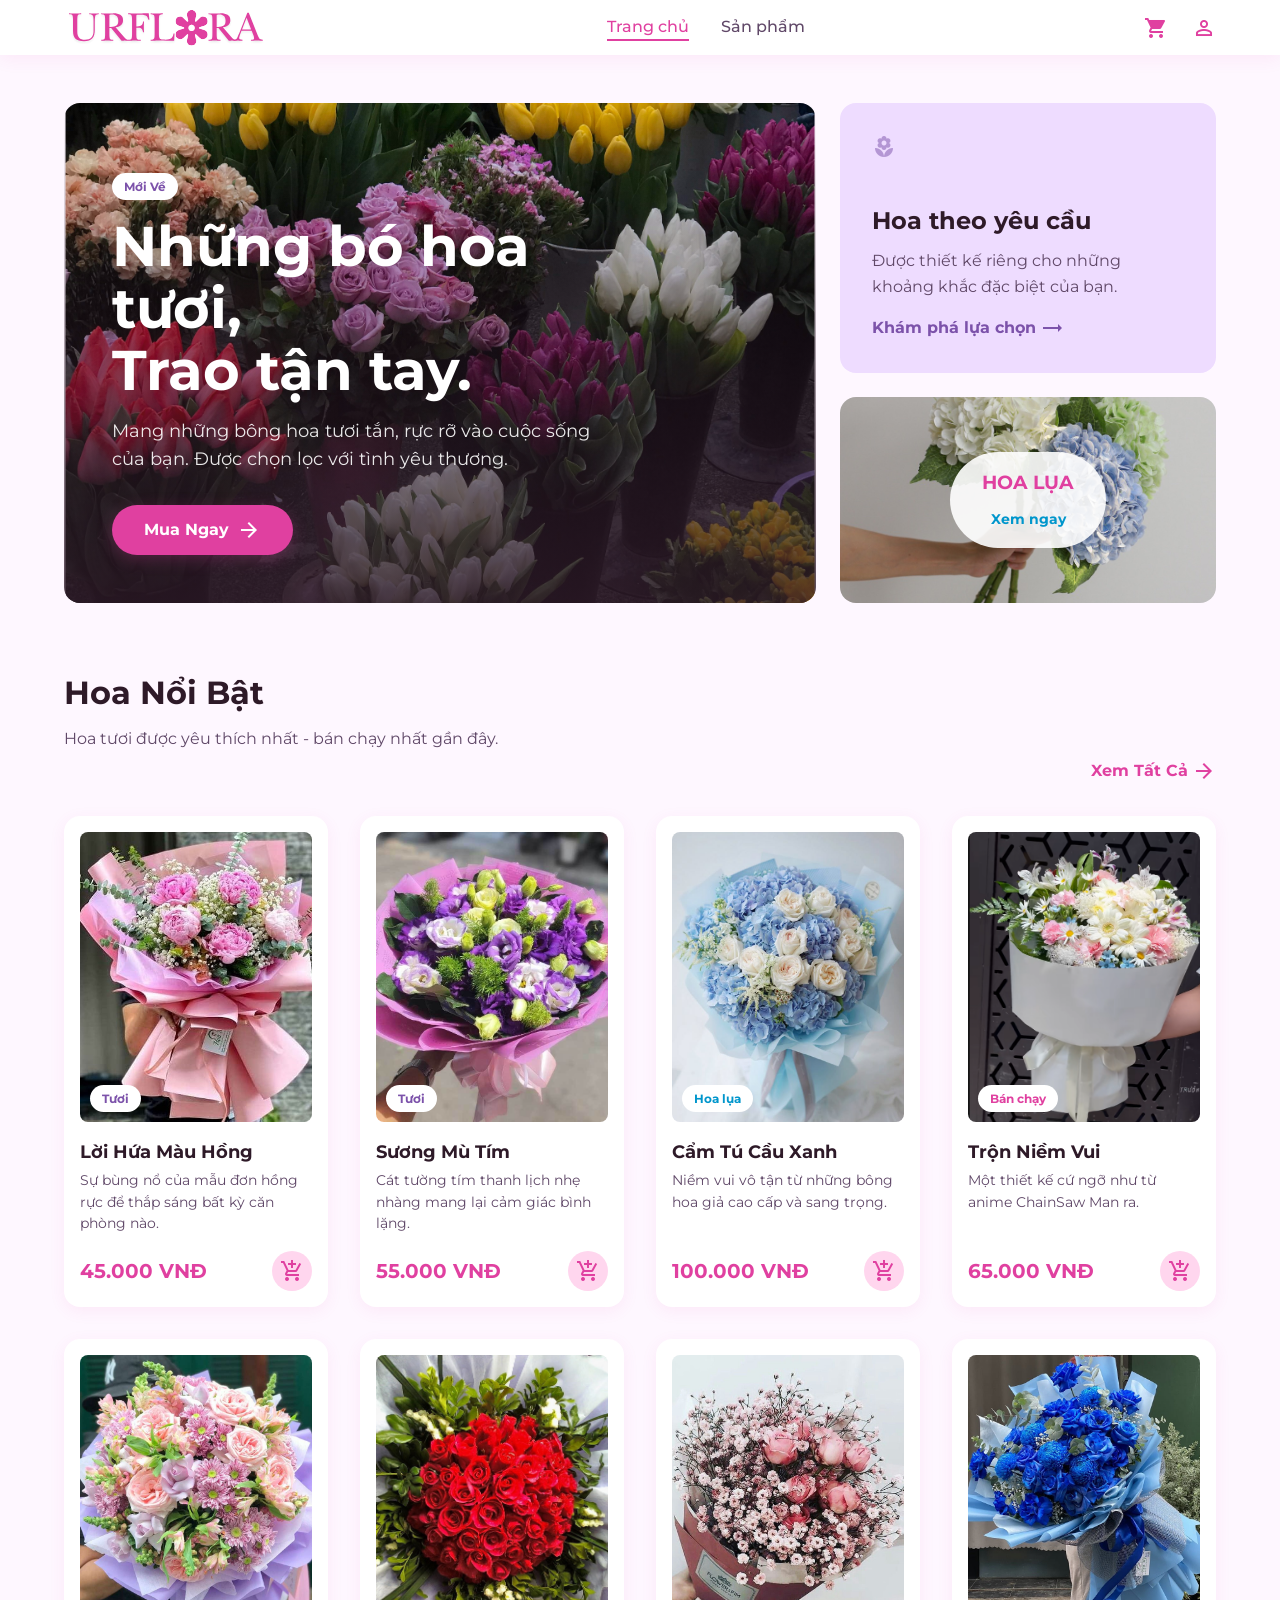
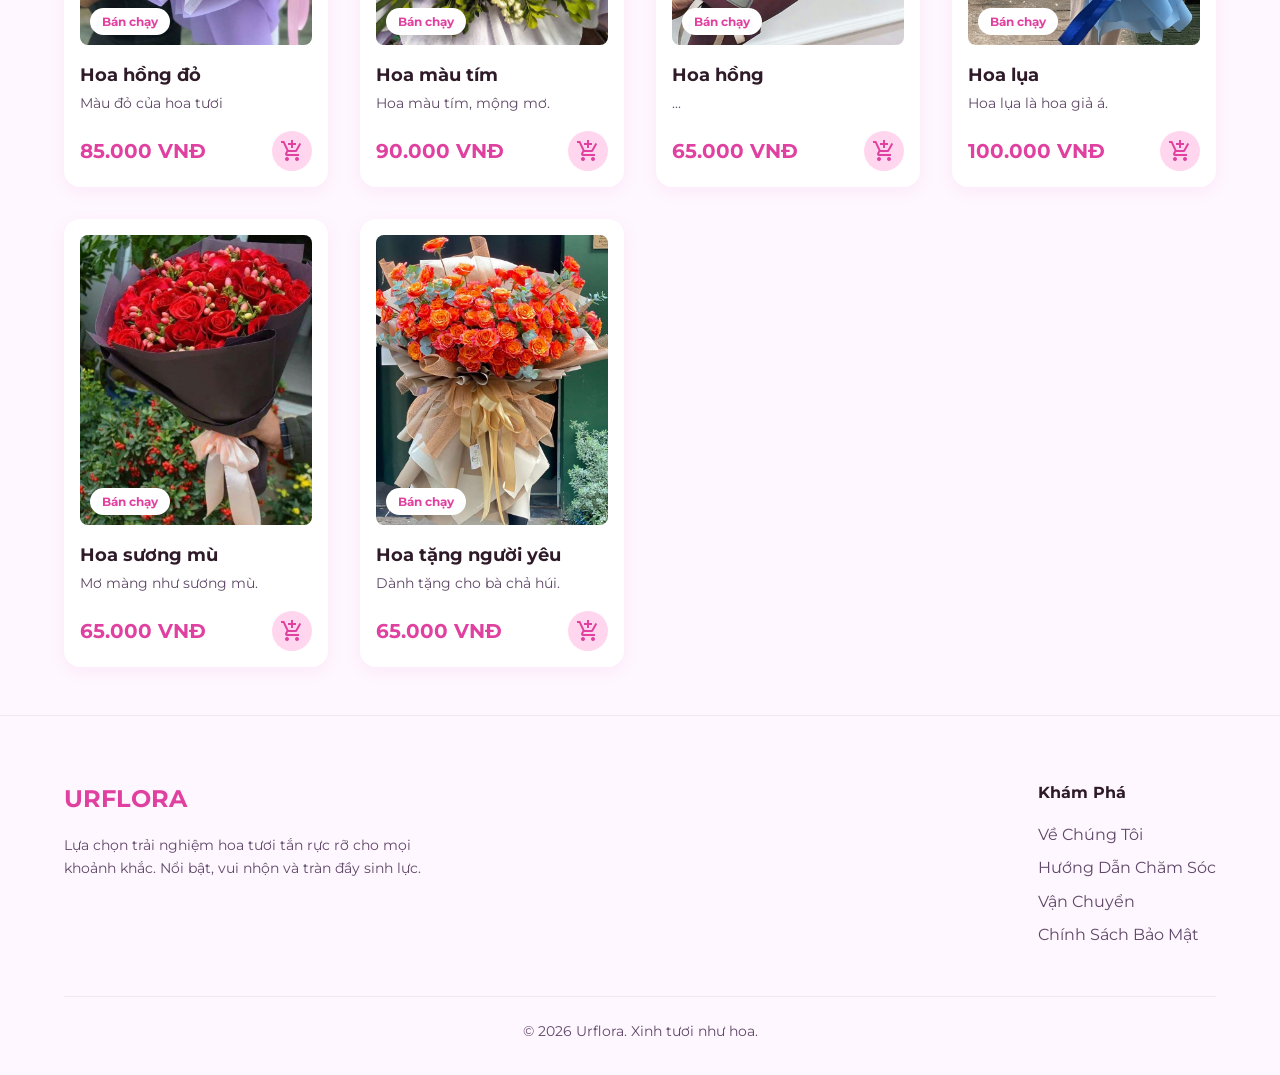
<file: Do_an_web/index.html>
<!DOCTYPE html>
<html lang="vi">
<head>
    <meta charset="UTF-8">
    <meta name="viewport" content="width=device-width, initial-scale=1.0">
    <title>URFLORA | Xinh tươi như hoa</title>
    <link rel="stylesheet" href="css/main.css">
    <link rel="stylesheet" href="css/home.css">
    <link href="https://fonts.googleapis.com/css2?family=Montserrat:wght@400;500;700&display=swap" rel="stylesheet">      
    <link href="https://fonts.googleapis.com/icon?family=Material+Icons" rel="stylesheet">
</head>
<body>
    <!-- HEADER -->
    <header class="header">
        <!-- logo trang web -->
        <div class="container header-inner">
            <a href="index.html" class="logo">
                <!-- anh logo -->
                <img src="images/logo.svg" alt="Logo Urflora">
            </a>
            
            <nav class="nav">
                <a href="index.html" class="nav-link active">Trang chủ</a>
                <a href="shop.html" class="nav-link">Sản phẩm</a>
            </nav>
            
            <div class="header-actions">
                <!-- Nhóm các icon chức năng bên phải header: giỏ hàng, tài khoản -->
                <a href="cart.html" id="cart-link" class="cart-icon-wrapper">
                    <span class="material-icons">shopping_cart</span>
                    <span class="cart-badge" id="cart-count">0</span>
                </a>
                <a href="auth.html" id="auth-link" class="cart-icon-wrapper">
                    <span class="material-icons">person_outline</span>
                </a>
            </div>
        </div>
    </header>
    <!-- MAIN -->
    <main class="main-content">
        <div class="container">
            <!-- SECTION 1: BANNER -->
            <section class="hero-grid">
                <!-- "hero-grid": dùng CSS Grid/Flexbox để chia bố cục thành 2 cột (hero-main + hero-side) -->
                <div class="hero-main">
                    <!-- Cột trái: banner lớn chính -->
                    <img src="images/nhieuhoa.svg" alt="Bó hoa lớn nhiều màu rực rỡ">
                    <div class="overlay"></div>
                    <!-- div "overlay": lớp phủ trong suốt (thường màu đen mờ) đặt lên trên ảnh bằng CSS
                         (position: absolute) để chữ bên trên ảnh dễ đọc hơn -->
                    <div class="hero-content">
                        <span class="badge hero-badge">Mới Về</span>
                        <h1>Những bó hoa tươi,<br>Trao tận tay.</h1>
                        <p class="hero-desc">Mang những bông hoa tươi tắn, rực rỡ vào cuộc sống của bạn. Được chọn lọc với tình yêu thương.</p>
                        <a href="shop.html" class="btn btn-primary">
                            Mua Ngay <span class="material-icons">arrow_forward</span>
                        </a>
                         <!-- Call-to-action (CTA) button: dẫn người dùng sang trang sản phẩm để mua hàng -->
                    </div>
                </div>

                <div class="hero-side">
                    <!-- Cột phải: 2 thẻ card nhỏ xếp chồng -->
                    <div class="side-card">
                        <span class="material-icons side-card-icon">local_florist</span>
                        <div>
                            <h3 class="side-card-title">Hoa theo yêu cầu</h3>
                            <p class="side-card-desc">Được thiết kế riêng cho những khoảng khắc đặc biệt của bạn.</p>
                            <a href="shop.html" class="side-card-link">
                                Khám phá lựa chọn <span class="material-icons">trending_flat</span>
                            </a>
                        </div>
                    </div>
                    
                    <div class="side-card image-card">
                        <!-- Card có ảnh nền, dùng thêm class "image-card" để CSS style khác (ảnh làm nền) -->
                        <img src="./images/hoagia.jpg" alt="Hoa nhân tạo đẹp vĩnh cửu">
                        <div class="card-content">
                            <h3 class="image-card-title">HOA LỤA</h3>
                            <a href="shop.html" class="image-card-link">Xem ngay</a>
                        </div>
                    </div>
                </div>
            </section>
            <!-- SECTION 2: SẢN PHẨM NỔI BẬT -->
            <section class="featured-section">
                <div class="featured-header">
                    <div>
                        <h2 class="section-title">Hoa Nổi Bật</h2>
                        <p class="section-subtitle">Hoa tươi được yêu thích nhất - bán chạy nhất gần đây.</p>
                    </div>
                    <a href="shop.html" class="featured-link">
                        Xem Tất Cả <span class="material-icons featured-link-icon">arrow_forward</span>
                    </a>
                </div>

                <div class="product-grid" id="featured-grid">
                    <div class="card">
                        <a class="card-link" href="#">
                            <div class="card-img-wrapper">
                                <img src="images/maudonhong.jpg" alt="Lời Hứa Màu Hồng">
                                <span class="badge">Tươi</span>
                            </div>
                        </a>
                        <h3 class="card-title">Lời Hứa Màu Hồng</h3>
                        <p class="card-desc">Sự bùng nổ của mẫu đơn hồng rực để thắp sáng bất kỳ căn phòng nào.</p>
                        <div class="card-footer">
                            <div class="item-info">
                            <p class="item-id" hidden>SP01</p>
                            <p class="item-name" hidden>Lời Hứa Màu Hồng</p>
                            <span class="card-price item-price">45.000 VNĐ</span>
                        </div>
                        <button class="add-btn add-cart">
                            <span class="material-icons">add_shopping_cart</span>
                        </button>
                        </div>
                    </div>
                    <div class="card">
                        <a class="card-link" href="#">
                            <div class="card-img-wrapper">
                                <img src="images/cattuongtim.jpg" alt="Sương Mù Tím">
                                <span class="badge">Tươi</span>
                            </div>
                        </a>
                        <h3 class="card-title">Sương Mù Tím</h3>
                        <p class="card-desc">Cát tường tím thanh lịch nhẹ nhàng mang lại cảm giác bình lặng.</p>
                        <div class="card-footer">
                            <div class="item-info">
                            <p class="item-id" hidden>SP02</p>
                            <p class="item-name" hidden>Sương Mù Tím</p>
                            <span class="card-price item-price">55.000 VNĐ</span>
                        </div>
                        <button class="add-btn add-cart">
                            <span class="material-icons">add_shopping_cart</span>
                        </button>
                        </div>
                    </div>
                    <div class="card">
                        <a class="card-link" href="#">
                            <div class="card-img-wrapper">
                                <img src="images/camtucau.jpg" alt="Cẩm Tú Cầu Xanh">
                                <span class="badge badge-artificial">Hoa lụa</span>
                            </div>
                        </a>
                        <h3 class="card-title">Cẩm Tú Cầu Xanh</h3>
                        <p class="card-desc">Niềm vui vô tận từ những bông hoa giả cao cấp và sang trọng.</p>
                        <div class="card-footer">
                            <div class="item-info">
                            <p class="item-id" hidden>SP03</p>
                            <p class="item-name" hidden>Cẩm Tú Cầu Xanh</p>
                            <span class="card-price item-price">100.000 VNĐ</span>
                        </div>
                        <button class="add-btn add-cart">
                            <span class="material-icons">add_shopping_cart</span>
                        </button>
                        </div>
                    </div>
                    <div class="card">
                        <a class="card-link" href="#">
                            <div class="card-img-wrapper">
                                <img src="images/hoadenji.png" alt="Trộn Niềm Vui">
                                <span class="badge badge-bestseller">Bán chạy</span>
                            </div>
                        </a>
                        <h3 class="card-title">Trộn Niềm Vui</h3>
                        <p class="card-desc">Một thiết kế cứ ngỡ như từ anime ChainSaw Man ra.</p>
                        <div class="card-footer">
                            <div class="item-info">
                            <p class="item-id" hidden>SP04</p>
                            <p class="item-name" hidden>Trộn Niềm Vui</p>
                            <span class="card-price item-price">65.000 VNĐ</span>
                        </div>
                        <button class="add-btn add-cart">
                            <span class="material-icons">add_shopping_cart</span>
                        </button>
                        </div>
                    </div>
                    <div class="card">
                        <a class="card-link" href="#">
                            <div class="card-img-wrapper">
                                <img src="images/hoa1.jpg" alt="Hoa hồng đỏ">
                                <span class="badge badge-bestseller">Bán chạy</span>
                            </div>
                        </a>
                        <h3 class="card-title">Hoa hồng đỏ</h3>
                        <p class="card-desc">Màu đỏ của hoa tươi</p>
                        <div class="card-footer">
                            <div class="item-info">
                            <p class="item-id" hidden>SP05</p>
                            <p class="item-name" hidden>Hoa hồng đỏ</p>
                            <span class="card-price item-price">85.000 VNĐ</span>
                        </div>
                        <button class="add-btn add-cart">
                            <span class="material-icons">add_shopping_cart</span>
                        </button>
                        </div>
                    </div>
                    <div class="card">
                        <a class="card-link" href="#">
                            <div class="card-img-wrapper">
                                <img src="images/hoa2.jpg" alt="Hoa màu tím">
                                <span class="badge badge-bestseller">Bán chạy</span>
                            </div>
                        </a>
                        <h3 class="card-title">Hoa màu tím</h3>
                        <p class="card-desc">Hoa màu tím, mộng mơ.</p>
                        <div class="card-footer">
                            <div class="item-info">
                            <p class="item-id" hidden>SP06</p>
                            <p class="item-name" hidden>Hoa màu tím</p>
                            <span class="card-price item-price">90.000 VNĐ</span>
                        </div>
                        <button class="add-btn add-cart">
                            <span class="material-icons">add_shopping_cart</span>
                        </button>
                        </div>
                    </div>
                    <div class="card">
                        <a class="card-link" href="#">
                            <div class="card-img-wrapper">
                                <img src="images/hoa3.jpg" alt="Hoa hồng">
                                <span class="badge badge-bestseller">Bán chạy</span>
                            </div>
                        </a>
                        <h3 class="card-title">Hoa hồng</h3>
                        <p class="card-desc">...</p>
                        <div class="card-footer">
                            <div class="item-info">
                            <p class="item-id" hidden>SP07</p>
                            <p class="item-name" hidden>Hoa hồng</p>
                            <span class="card-price item-price">65.000 VNĐ</span>
                        </div>
                        <button class="add-btn add-cart">
                            <span class="material-icons">add_shopping_cart</span>
                        </button>
                        </div>
                    </div>
                    <div class="card">
                        <a class="card-link" href="#">
                            <div class="card-img-wrapper">
                                <img src="images/hoa4.jpg" alt="Hoa lụa">
                                <span class="badge badge-bestseller">Bán chạy</span>
                            </div>
                        </a>
                        <h3 class="card-title">Hoa lụa</h3>
                        <p class="card-desc">Hoa lụa là hoa giả á.</p>
                        <div class="card-footer">
                            <div class="item-info">
                            <p class="item-id" hidden>SP08</p>
                            <p class="item-name" hidden>Hoa lụa</p>
                            <span class="card-price item-price">100.000 VNĐ</span>
                        </div>
                        <button class="add-btn add-cart">
                            <span class="material-icons">add_shopping_cart</span>
                        </button>
                        </div>
                    </div>
                    <div class="card">
                        <a class="card-link" href="#">
                            <div class="card-img-wrapper">
                                <img src="images/hoa5.png" alt="Hoa sương mù">
                                <span class="badge badge-bestseller">Bán chạy</span>
                            </div>
                        </a>
                        <h3 class="card-title">Hoa sương mù</h3>
                        <p class="card-desc">Mơ màng như sương mù.</p>
                        <div class="card-footer">
                            <div class="item-info">
                            <p class="item-id" hidden>SP09</p>
                            <p class="item-name" hidden>Hoa sương mù</p>
                            <span class="card-price item-price">65.000 VNĐ</span>
                        </div>
                        <button class="add-btn add-cart">
                            <span class="material-icons">add_shopping_cart</span>
                        </button>
                        </div>
                    </div>
                    <div class="card">
                        <a class="card-link" href="#">
                            <div class="card-img-wrapper">
                                <img src="images/hoa6.jpg" alt="Hoa tặng người yêu">
                                <span class="badge badge-bestseller">Bán chạy</span>
                            </div>
                        </a>
                        <h3 class="card-title">Hoa tặng người yêu</h3>
                        <p class="card-desc">Dành tặng cho bà chả húi.</p>
                        <div class="card-footer">
                            <div class="item-info">
                            <p class="item-id" hidden>SP10</p>
                            <p class="item-name" hidden>Hoa tặng người yêu</p>
                            <span class="card-price item-price">65.000 VNĐ</span>
                        </div>
                        <button class="add-btn add-cart">
                            <span class="material-icons">add_shopping_cart</span>
                        </button>
                        </div>
                    </div>
                </div>
            </section>
        </div>
    </main>
    <!-- FOOTER-->
    <footer class="footer">
        <div class="container">
            <div class="footer-flex">
                <!-- Flexbox chia footer thành nhiều cột: giới thiệu + danh mục liên kết -->
                <div>
                    <a href="#" class="footer-logo">URFLORA</a>
                    <p class="footer-desc">Lựa chọn trải nghiệm hoa tươi tắn rực rỡ cho mọi khoảnh khắc. Nổi bật, vui nhộn và tràn đầy sinh lực.</p>
                </div>
                <div>
                    <h4 class="footer-title">Khám Phá</h4>
                    <ul>
                        <li class="footer-link-item"><a href="#" class="footer-link">Về Chúng Tôi</a></li>
                        <li class="footer-link-item"><a href="#" class="footer-link">Hướng Dẫn Chăm Sóc</a></li>
                        <li class="footer-link-item"><a href="#" class="footer-link">Vận Chuyển</a></li>
                        <li class="footer-link-item"><a href="#" class="footer-link">Chính Sách Bảo Mật</a></li>
                    </ul>
                </div>
                
            </div>
            <p class="footer-copyright">© 2026 Urflora. Xinh tươi như hoa.</p>
        </div>
    </footer>
    <script src="js/common.js"></script>
    <script src="js/index.js"></script>
    <script src="js/shop.js"></script>
    
   
</body>
</html>
</file>
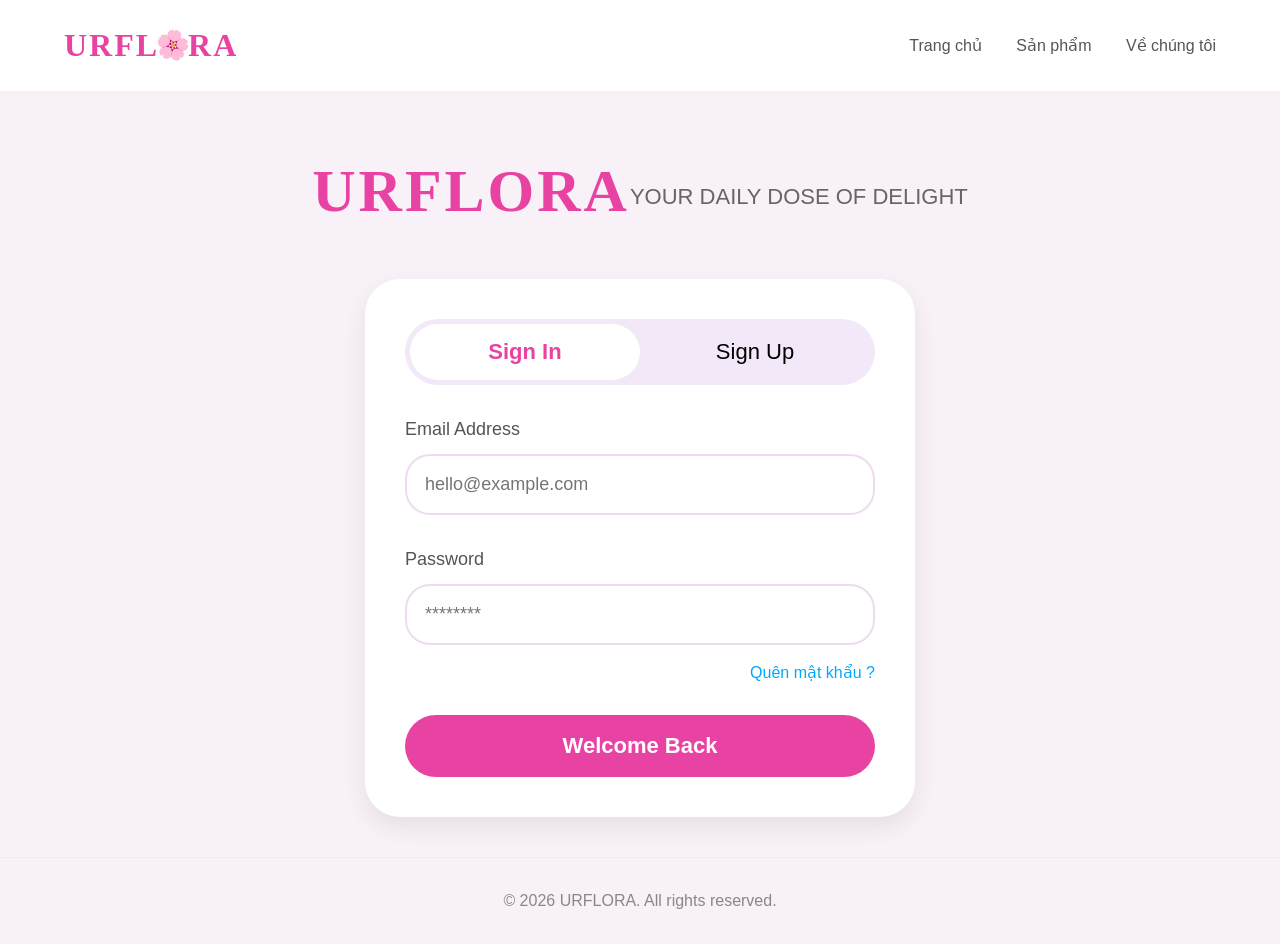
<file: demo-urflora-main/auth.html>
<!DOCTYPE html>
<html lang="en">
<head>
    <meta charset="UTF-8">
    <meta name="viewport" content="width=device-width, initial-scale=1.0">
    <title>URFLORA</title>
    <link rel="stylesheet" href="css/main.css">
    <link rel="stylesheet" href="css/auth.css">
</head>
<body>

    <header class="navbar">
    <div class="logo-art">
        URFL<span>🌸</span>RA
    </div>
    <nav>
        <a href="index.html">Trang chủ</a>
        <a href="shop.html">Sản phẩm</a>
        <a href="#">Về chúng tôi</a>
    </nav>
    </header>

    <main class="container">
        <div class="logo">
            <h1>URFLORA</h1>
            <p>YOUR DAILY DOSE OF DELIGHT</p>
        </div>

        <div class="form-box">
            <div class="tabs">
                <button class="active" onclick="showLogin()">Sign In</button>
                <button onclick="showRegister()">Sign Up</button>
            </div>

            <div id="login-form">
                <label>Email Address</label>
                <input type="email" placeholder="hello@example.com">
                <label>Password</label>
                <input type="password" placeholder="********">
                <a href="#" class="forgot">Quên mật khẩu ?</a>
                <button class="submit-btn">Welcome Back</button>
            </div>

            <div id="register-form" style="display:none;">
                <label>Full Name</label>
                <input type="text" placeholder="Nguyen Van A">
                <label>Email Address</label>
                <input type="email" placeholder="hello@example.com">
                <label>Password</label>
                <input type="password" placeholder="********">
                <label>Confirm Password</label>
                <input type="password" placeholder="********">
                <button class="submit-btn">Create Account</button>
            </div>
        </div>
    </main>

    <footer class="footer">
        <p>&copy; 2026 URFLORA. All rights reserved.</p>
    </footer>

    <script>
        function showLogin(){
            document.getElementById("login-form").style.display="block";
            document.getElementById("register-form").style.display="none";
            document.querySelectorAll(".tabs button")[0].classList.add("active");
            document.querySelectorAll(".tabs button")[1].classList.remove("active");
        }
        function showRegister(){
            document.getElementById("login-form").style.display="none";
            document.getElementById("register-form").style.display="block";
            document.querySelectorAll(".tabs button")[1].classList.add("active");
            document.querySelectorAll(".tabs button")[0].classList.remove("active");
        }
    </script>
</body>
</html>
</file>
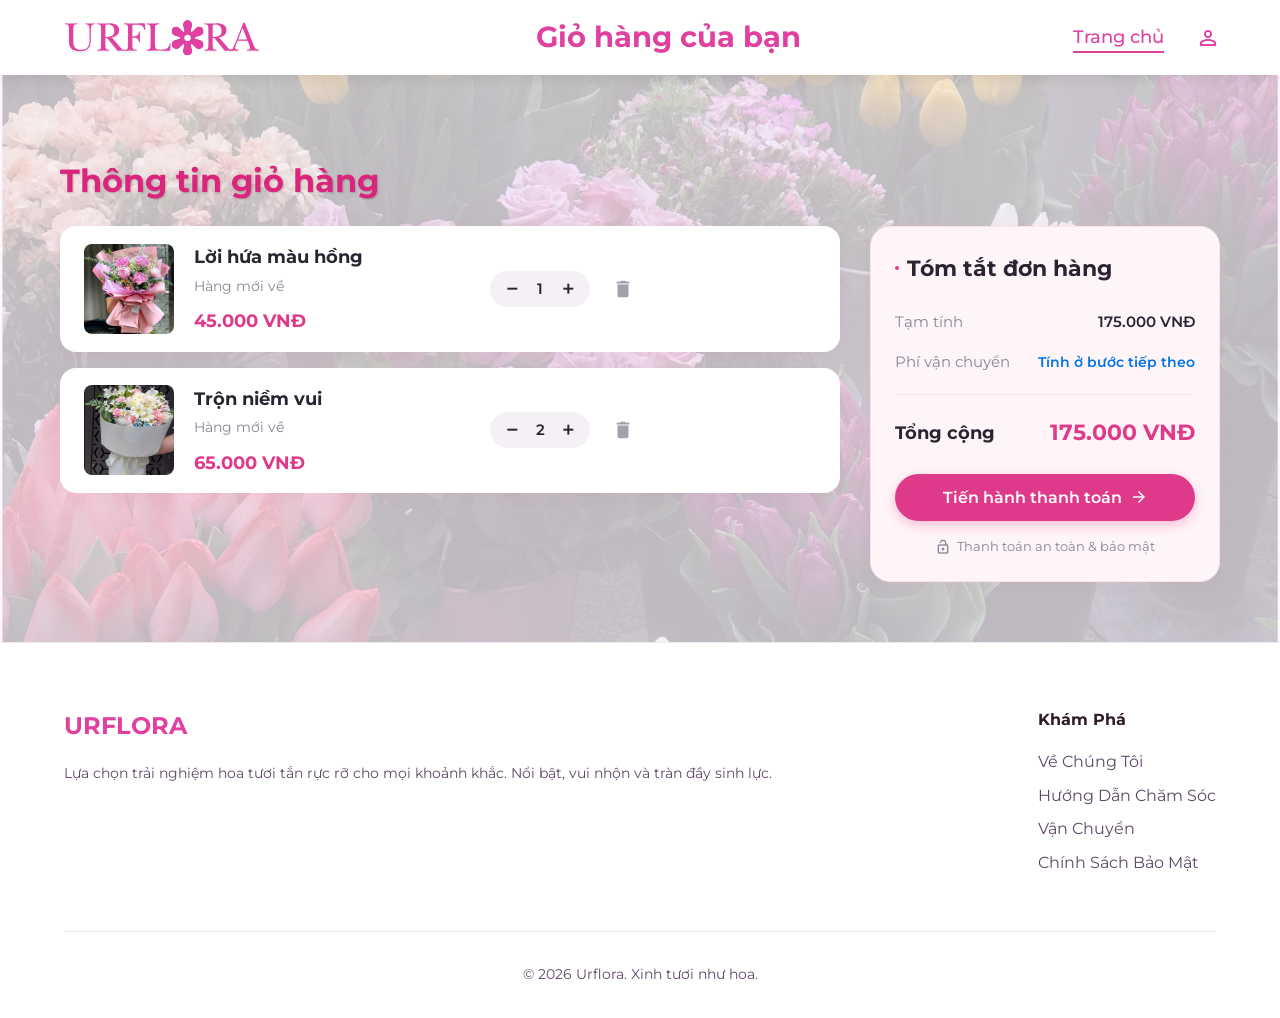
<file: demo-urflora-main/cart.html>
<!doctype html>
<html lang="en">
  <head>
    <meta charset="UTF-8" />
    <meta name="viewport" content="width=device-width, initial-scale=1.0" />
    <link rel="icon" href="images/flora_icon.png" type="image/x-icon" />
    <link rel="stylesheet" href="css/main.css">
    <link rel="stylesheet" href="css/cart.css" />
    <link
      href="https://fonts.googleapis.com/css2?family=Montserrat:wght@400;500;700&display=swap"
      rel="stylesheet"
    />
    <link
      href="https://fonts.googleapis.com/icon?family=Material+Icons"
      rel="stylesheet"
    />
    <title>Giỏ hàng của bạn</title>
  </head>
  <body>
    <img class="background" src="images/nhieuhoa.svg" />
    <!-- (HEADER) -->
    <header class="header">
      <div class="container header-inner">
        <!-- Logo -->
        <a href="index.html" class="logo">
          <img src="images/logo.svg" alt="Logo Urflora" />
        </a>
        <p class="cart_page">Giỏ hàng của bạn</p>
        <!-- Điều hướng trung tâm -->
        <nav class="nav">
          <a
            href="index.html"
            class="nav-link active"
            title="Trang chủ"
            style="font-size: 1.15rem"
          >
            Trang chủ</a
          >
          <a href="auth.html" id="auth-link" class="cart-icon-wrapper"
            ><span class="material-icons" title="Người dùng"
              >person_outline</span
            ></a
          >
        </nav>
      </div>
    </header>
    <main class="main">
      <h1 class="title_cart">Thông tin giỏ hàng</h1>

      <div class="cart-container">
        <div class="cart-items-list">
          <p id="alert" class="alert" style="display: none">
            Không tìm thấy sản phẩm nào trong giỏ hàng
          </p>

          <div class="product-card" data-price="45000">
            <div class="product-img-wrapper">
              <img
                src="images/maudonhong.jpg"
                alt="Lời hứa màu hồng"
                class="product-image"
              />
            </div>
            <div class="product-details">
              <h3 class="product-name">Lời hứa màu hồng</h3>
              <p class="product-tagline">Hàng mới về</p>
              <span class="product-price">45.000 VNĐ</span>
            </div>
            <div class="product-actions">
              <div class="product_nums">
                <button class="remove" onclick="remove(this)">
                  <span class="material-icons">remove</span>
                </button>
                <p class="product_nums_text">1</p>
                <button class="add" onclick="add(this)">
                  <span class="material-icons">add</span>
                </button>
              </div>
              <button class="delete-btn">
                <span class="material-icons">delete_outline</span>
              </button>
            </div>
          </div>

          <div class="product-card" data-price="65000">
            <div class="product-img-wrapper">
              <img
                src="images/hoadenji.png"
                alt="Trộn niềm vui"
                class="product-image"
              />
            </div>
            <div class="product-details">
              <h3 class="product-name">Trộn niềm vui</h3>
              <p class="product-tagline">Hàng mới về</p>
              <span class="product-price">65.000 VNĐ</span>
            </div>
            <div class="product-actions">
              <div class="product_nums">
                <button class="remove" onclick="remove(this)">
                  <span class="material-icons">remove</span>
                </button>
                <p class="product_nums_text">2</p>
                <button class="add" onclick="add(this)">
                  <span class="material-icons">add</span>
                </button>
              </div>
              <button class="delete-btn">
                <span class="material-icons">delete_outline</span>
              </button>
            </div>
          </div>
        </div>

        <aside class="order-summary">
          <h2 class="summary-title">Tóm tắt đơn hàng</h2>

          <div class="summary-row">
            <span>Tạm tính</span>
            <span id="aside-subtotal">175.000 VNĐ</span>
          </div>

          <div class="summary-row">
            <span>Phí vận chuyển</span>
            <span class="shipping-note">Tính ở bước tiếp theo</span>
          </div>

          <hr class="summary-divider" />

          <div class="summary-row total-row">
            <span>Tổng cộng</span>
            <span id="aside-total">175.000 VNĐ</span>
          </div>

          <button class="btn-checkout">
            Tiến hành thanh toán
            <span class="material-icons">arrow_forward</span>
          </button>

          <div class="secure-note">
            <span class="material-icons">lock_open</span>
            <span>Thanh toán an toàn & bảo mật</span>
          </div>
        </aside>
      </div>
    </main>
    <footer class="footer">
      <div class="container">
        <div class="footer-flex">
          <div>
            <a href="/index.html" class="footer-logo">URFLORA</a>
            <p
              style="
                color: var(--text-muted);
                font-size: 0.9rem;
                line-height: 1.6;
              "
            >
              Lựa chọn trải nghiệm hoa tươi tắn rực rỡ cho mọi khoảnh khắc. Nổi
              bật, vui nhộn và tràn đầy sinh lực.
            </p>
          </div>
          <div>
            <h4 style="margin-bottom: 1rem">Khám Phá</h4>
            <ul>
              <li style="margin-bottom: 0.5rem">
                <a href="#" style="color: var(--text-muted)">Về Chúng Tôi</a>
              </li>
              <li style="margin-bottom: 0.5rem">
                <a href="#" style="color: var(--text-muted)"
                  >Hướng Dẫn Chăm Sóc</a
                >
              </li>
              <li style="margin-bottom: 0.5rem">
                <a href="#" style="color: var(--text-muted)">Vận Chuyển</a>
              </li>
              <li style="margin-bottom: 0.5rem">
                <a href="#" style="color: var(--text-muted)"
                  >Chính Sách Bảo Mật</a
                >
              </li>
            </ul>
          </div>
        </div>
        <p class="footer-copyright">© 2026 Urflora. Xinh tươi như hoa.</p>
      </div>
    </footer>
    <script>
      function add(button) {
        const productNums = button.parentElement;
        const productNums_text =
          productNums.querySelector(".product_nums_text");
        let currentNums = parseInt(productNums_text.innerText);
        currentNums++;
        productNums_text.innerText = currentNums;
      }
      function remove(button) {
        const productNums = button.parentElement;
        const productNums_text =
          productNums.querySelector(".product_nums_text");
        let currentNums = parseInt(productNums_text.innerText);
        if (currentNums > 1) {
          currentNums--;
        }
        productNums_text.innerText = currentNums;
      }
    </script>
  </body>
</html>
</file>
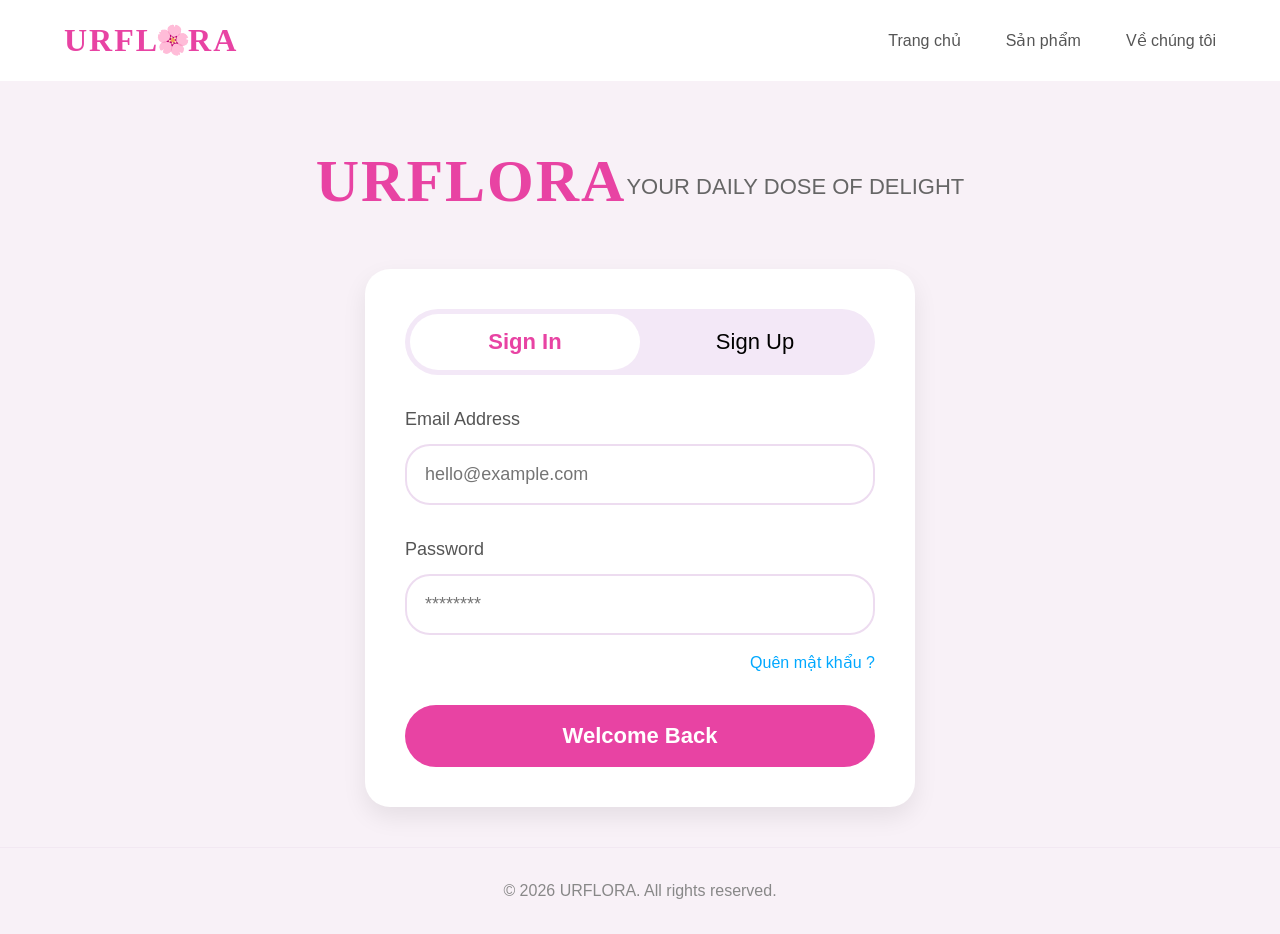
<file: Do_an_web/auth.html>
<!-- Phụ trách: Nguyễn Đặng Hoàng Yến - B2306050 -->
 
<!DOCTYPE html>  
<html lang="en"> 
<head> 
    <meta charset="UTF-8"> 
    <meta name="viewport" content="width=device-width, initial-scale=1.0">
    <title>URFLORA | Đăng nhập</title> 
    <link rel="stylesheet" href="css/main.css"> 
    <link rel="stylesheet" href="css/auth.css">
    <link href="https://fonts.googleapis.com/icon?family=Material+Icons" rel="stylesheet">
</head>
<body> 
    <!-- =============== HEADER =============== -->
    <header class="navbar"> 
        <div class="logo-art"> 
            URFL<span>🌸</span>RA 
        </div>
        <nav> 
            <a href="index.html">Trang chủ</a> 
            <a href="shop.html">Sản phẩm</a>
            <a href="#">Về chúng tôi</a> 
        </nav> 
    </header>
    <!-- =============== MAIN =============== -->
    <main class="container"> 
        <div class="logo"> 
            <h1>URFLORA</h1>
            <p>YOUR DAILY DOSE OF DELIGHT</p>
        </div>

        <div class="form-box"> 
            <div class="tabs"> 
                <button class="active" id="btn-tab-login">Sign In</button> 
                <button id="btn-tab-register">Sign Up</button>
            </div>
            <!-- =============== FORM ĐĂNG NHẬP =============== -->
            <div id="login-form"> 
                <label>Email Address</label> 
                <input type="email" id="login-email" placeholder="hello@example.com">
                <label>Password</label> 
                <input type="password" id="login-password" placeholder="********">
                <a href="#" class="forgot">Quên mật khẩu ?</a>
                <button class="submit-btn" id="btn-login">Welcome Back</button>
            </div>
            <!-- =============== FORM ĐĂNG KÝ =============== -->
            <div id="register-form" class="hidden">
                <label>Full Name</label>
                <input type="text" id="reg-name" placeholder="Nguyen Van A">
                <label>Email Address</label>
                <input type="email" id="reg-email" placeholder="hello@example.com">
                <label>Password</label> 
                <input type="password" id="reg-password" placeholder="********">
                <label>Confirm Password</label>
                <input type="password" id="reg-confirm-password" placeholder="********">
                     <!-- id="reg-confirm-password": JavaScript dùng để kiểm tra hai mật khẩu có giống nhau không. -->
                <button class="submit-btn" id="btn-register">Create Account</button>
            </div>
        </div>
    </main>
    <!-- =============== FOOTER =============== -->
    <footer class="footer"> 
        <p>&copy; 2026 URFLORA. All rights reserved.</p>
    </footer>
    <!-- =============== JAVASCRIPT =============== -->
    <script src="js/common.js"></script>
    <script src="js/auth.js"></script>
</body>
</html>
</file>
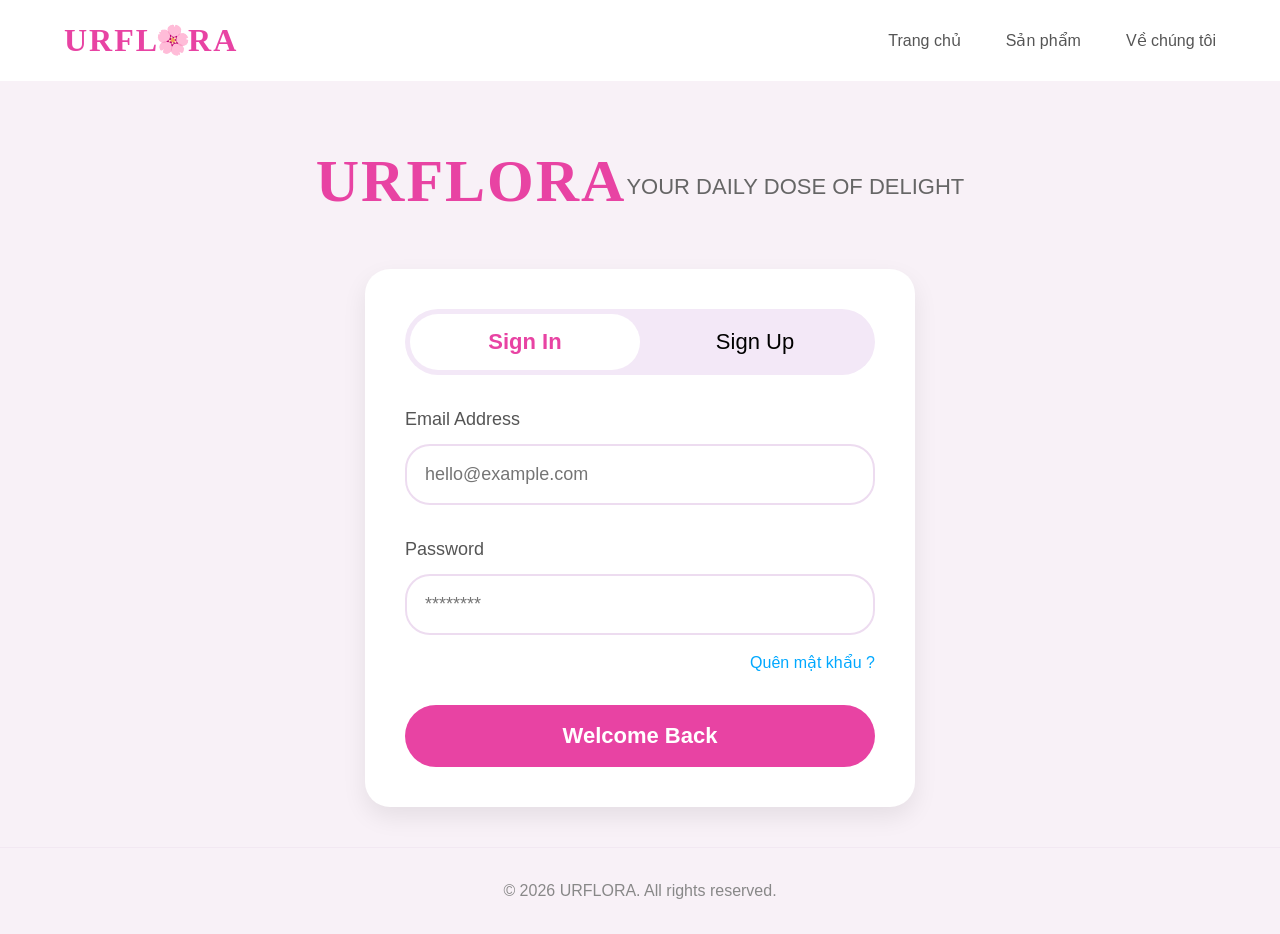
<file: Do_an_web/cart.html>
<!-- Phụ trách: Huỳnh Hoàng Thanh Danh - B2408063 -->
 
<!doctype html>
<html lang="en">
  <head>
    <meta charset="UTF-8" />
    <meta name="viewport" content="width=device-width, initial-scale=1.0" />
    <link rel="stylesheet" href="css/main.css">
    <link rel="stylesheet" href="css/cart.css" />
    <link
      href="https://fonts.googleapis.com/css2?family=Montserrat:wght@400;500;700&display=swap"
      rel="stylesheet"
    />
    <link
      href="https://fonts.googleapis.com/icon?family=Material+Icons"
      rel="stylesheet"
    />
    <title>Giỏ hàng của bạn</title>
  </head>
  <body>
    <img class="background" src="images/nhieuhoa.svg" />
    <!-- (HEADER) -->
    <header class="header">
        <!-- logo trang web -->
        <div class="container header-inner">
            <a href="index.html" class="logo">
                <!-- anh logo -->
                <img src="images/logo.svg" alt="Logo Urflora">
            </a>
            
            <nav class="nav">
                <a href="index.html" class="nav-link active">Trang chủ</a>
                <a href="shop.html" class="nav-link">Sản phẩm</a>
            </nav>
            
            <div class="header-actions">
                <!-- Nhóm các icon chức năng bên phải header: giỏ hàng, tài khoản -->
                <a href="cart.html" id="cart-link" class="cart-icon-wrapper">
                    <span class="material-icons">shopping_cart</span>
                    <span class="cart-badge" id="cart-count">0</span>
                </a>
                <a href="auth.html" id="auth-link" class="cart-icon-wrapper">
                    <span class="material-icons">person_outline</span>
                </a>
            </div>
        </div>
    </header>
    <main class="main">
      <h1 class="title_cart">Thông tin giỏ hàng</h1>

      <div class="cart-container">
        <div class="cart-items-list">
          <p id="alert" class="alert" class="hidden">
            Không tìm thấy sản phẩm nào trong giỏ hàng
          </p>
        </div>

        <aside class="order-summary">
          <h2 class="summary-title">Tóm tắt đơn hàng</h2>

          <div class="summary-row">
            <span>Tạm tính</span>
            <span id="aside-subtotal">175.000 VNĐ</span>
          </div>

          <div class="summary-row">
            <span>Phí vận chuyển</span>
            <span class="shipping-note">Tính ở bước tiếp theo</span>
          </div>

          <hr class="summary-divider" />

          <div class="summary-row total-row">
            <span>Tổng cộng</span>
            <span id="aside-total">175.000 VNĐ</span>
          </div>

          <button class="btn-checkout">
            Tiến hành thanh toán
            <span class="material-icons">arrow_forward</span>
          </button>

          <div class="secure-note">
            <span class="material-icons">lock_open</span>
            <span>Thanh toán an toàn & bảo mật</span>
          </div>
        </aside>
      </div>
    </main>
    <footer class="footer">
        <div class="container">
            <div class="footer-flex">
                <!-- Flexbox chia footer thành nhiều cột: giới thiệu + danh mục liên kết -->
                <div>
                    <a href="#" class="footer-logo">URFLORA</a>
                    <p class="footer-desc">Lựa chọn trải nghiệm hoa tươi tắn rực rỡ cho mọi khoảnh khắc. Nổi bật, vui nhộn và tràn đầy sinh lực.</p>
                </div>
                <div>
                    <h4 class="footer-title">Khám Phá</h4>
                    <ul>
                        <li class="footer-link-item"><a href="#" class="footer-link">Về Chúng Tôi</a></li>
                        <li class="footer-link-item"><a href="#" class="footer-link">Hướng Dẫn Chăm Sóc</a></li>
                        <li class="footer-link-item"><a href="#" class="footer-link">Vận Chuyển</a></li>
                        <li class="footer-link-item"><a href="#" class="footer-link">Chính Sách Bảo Mật</a></li>
                    </ul>
                </div>
                
            </div>
            <p class="footer-copyright">© 2026 Urflora. Xinh tươi như hoa.</p>
        </div>
    </footer>
    <script src="js/common.js"></script>
    <script src="js/cart.js"></script>
  </body>
</html>
</file>
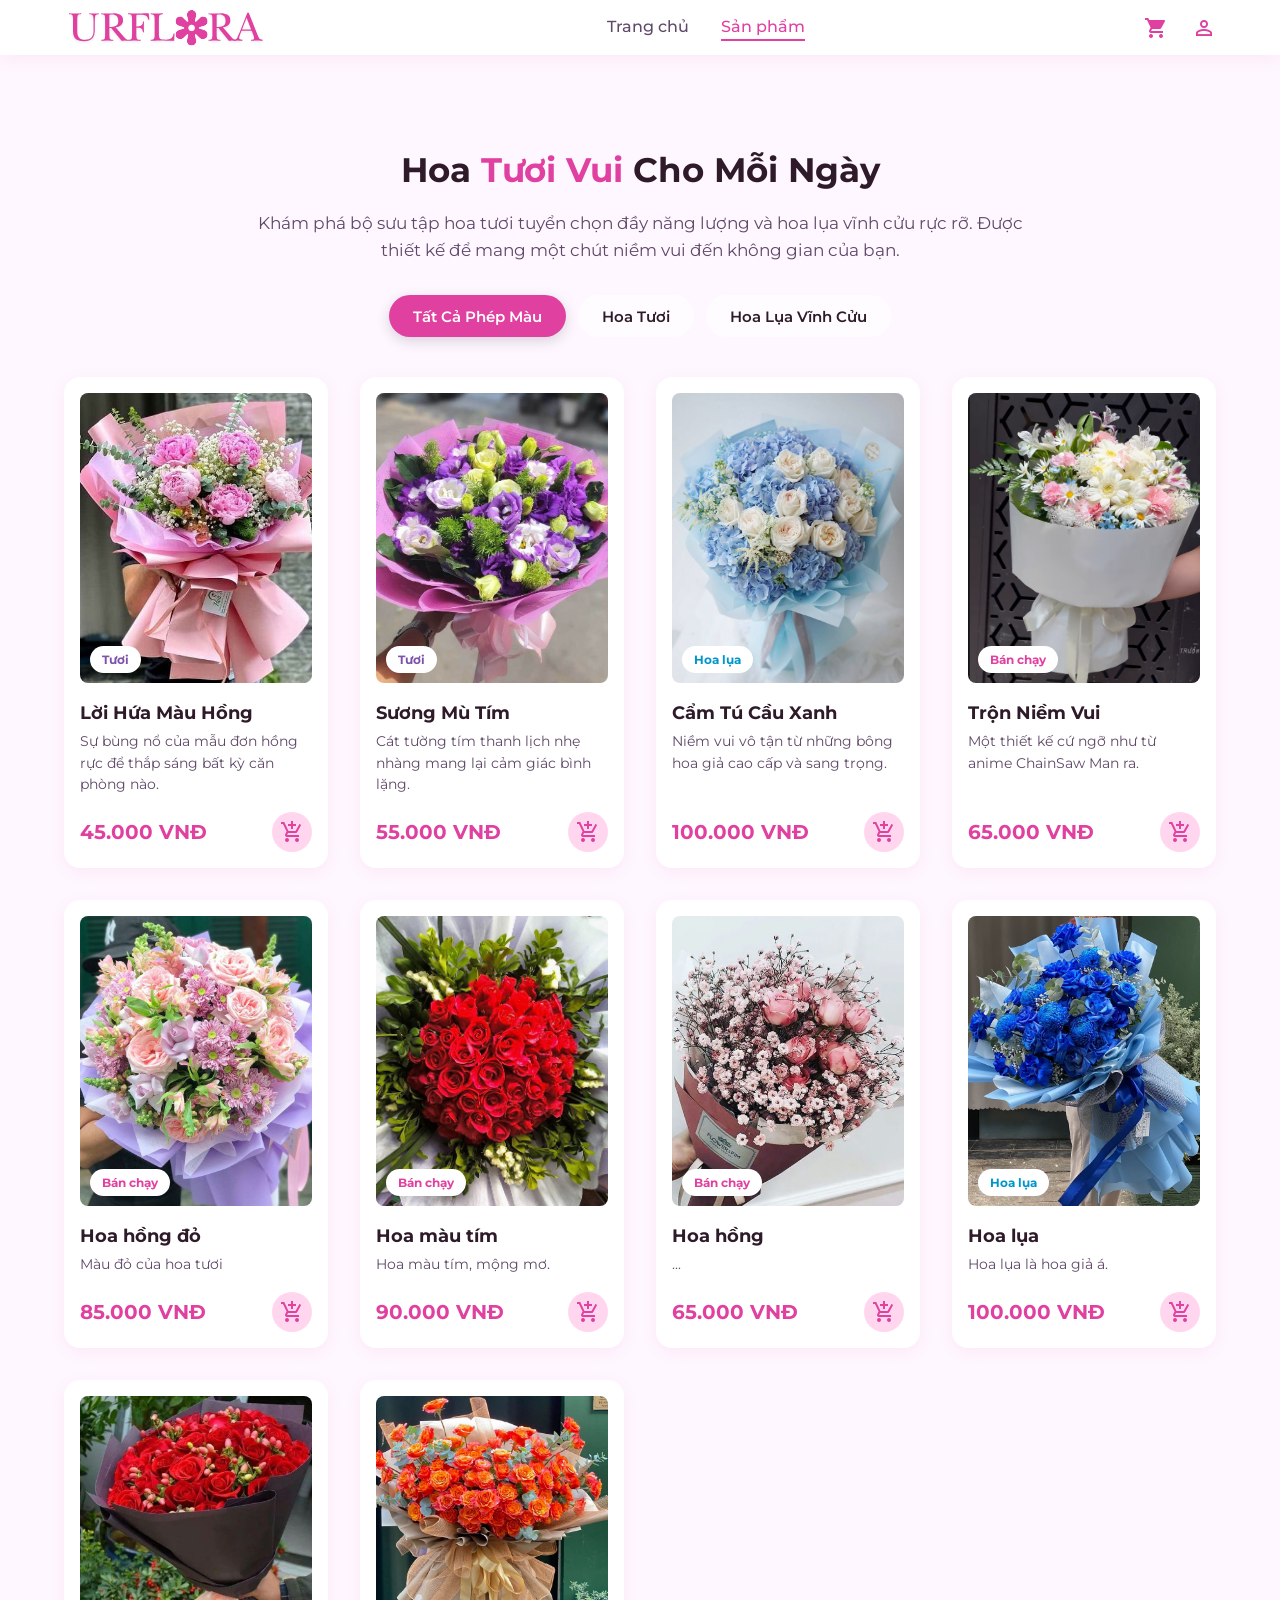
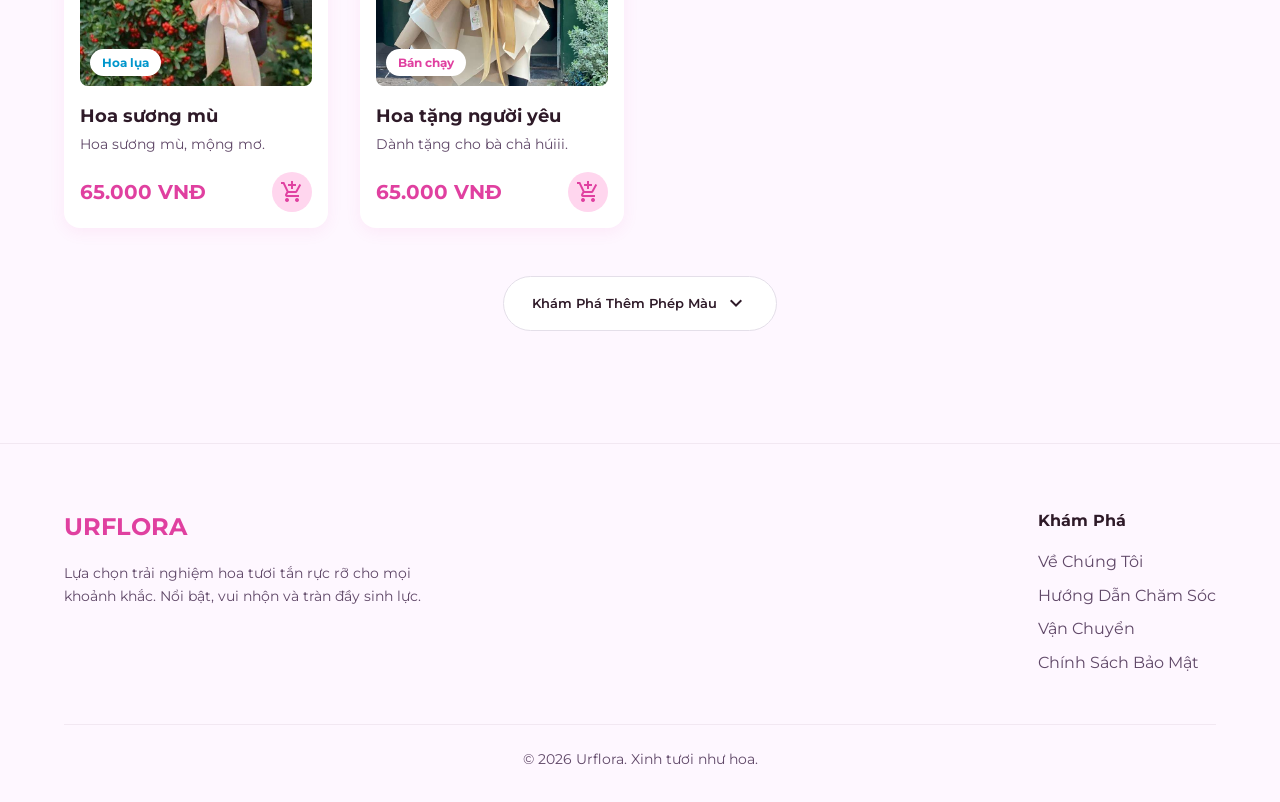
<file: Do_an_web/shop.html>
<!-- Huynh Phuoc Khai B2408856 -->

<!DOCTYPE html>
<html lang="vi">
<head>
<meta charset="UTF-8">
<!-- Cấu hình viewport để trang web hiển thị tốt trên các thiết bị di động (Responsive) -->
<meta name="viewport" content="width=device-width, initial-scale=1.0">
<title>URFLORA | Sản phẩm</title>

<!-- Liên kết đến các file CSS định dạng giao diện -->
<link rel="stylesheet" href="css/main.css"> <!-- CSS chứa các thiết lập dùng chung cho toàn bộ trang -->
<link rel="stylesheet" href="css/shop.css"> <!-- CSS định dạng dành riêng cho trang Sản phẩm này -->
<link rel="stylesheet" href="css/home.css">

<!-- Nhúng font chữ Montserrat từ Google Fonts -->
<link href="https://fonts.googleapis.com/css2?family=Montserrat:wght@400;500;700&display=swap" rel="stylesheet">
<!-- Nhúng bộ icon Material Icons của Google -->
<link href="https://fonts.googleapis.com/icon?family=Material+Icons" rel="stylesheet">
</head>
<body>

    <!-- HEADER: THANH ĐIỀU HƯỚNG TRÊN CÙNG -->
    <header class="header">
        <!-- logo trang web -->
        <div class="container header-inner">
            <a href="index.html" class="logo">
                <!-- anh logo -->
                <img src="images/logo.svg" alt="Logo Urflora">
            </a>
            
            <nav class="nav">
                <a href="index.html" class="nav-link">Trang chủ</a>
                <a href="shop.html" class="nav-link active">Sản phẩm</a>
            </nav>
            
            <div class="header-actions">
                <!-- Nhóm các icon chức năng bên phải header: giỏ hàng, tài khoản -->
                <a href="cart.html" id="cart-link" class="cart-icon-wrapper">
                    <span class="material-icons">shopping_cart</span>
                    <span class="cart-badge" id="cart-count">0</span>
                </a>
                <a href="auth.html" id="auth-link" class="cart-icon-wrapper">
                    <span class="material-icons">person_outline</span>
                </a>
            </div>
        </div>
    </header>

    <!-- MAIN: NỘI DUNG CHÍNH CỦA TRANG SẢN PHẨM -->
    <main class="main-content">
        <div class="container">

            <!-- SECTION 1: TIÊU ĐỀ TRANG VÀ BỘ LỌC (HERO SECTION) -->
            <section class="shop-hero">
                <!-- Tiêu đề chính của trang, kết hợp thẻ span để đổi màu chữ nhấn mạnh -->
                <h1 class="shop-title">Hoa <span class="hight-light">Tươi Vui</span> Cho Mỗi Ngày</h1>
                <p class="shop-subtitle">Khám phá bộ sưu tập hoa tươi tuyển chọn đầy năng lượng và hoa lụa vĩnh cửu rực rỡ. Được thiết kế để mang một chút niềm vui đến không gian của bạn.</p>

                <!-- BỘ LỌC (FILTER PILLS): Các nút bấm để phân loại sản phẩm -->
                <div class="filter-pills">
                    <!-- Thuộc tính data-filter được dùng để làm dấu kết nối với Javascript, giúp JS biết cần lọc ra loại hoa nào khi người dùng click vào -->
                    <button class="pill active" data-filter="all">Tất Cả Phép Màu</button>
                    <button class="pill" data-filter="fresh">Hoa Tươi</button>
                    <button class="pill" data-filter="artificial">Hoa Lụa Vĩnh Cửu</button>
                </div>
            </section>

            <!-- SECTION 2: DANH SÁCH CÁC SẢN PHẨM -->
            <section class="product-grid" id="shop-grid">
                <div class="card" data-category="fresh">
                    <a class="card-link" href="#">
                        <div class="card-img-wrapper">
                            <img src="images/maudonhong.jpg" alt="Lời Hứa Màu Hồng">
                            <span class="badge">Tươi</span>
                        </div>
                    </a>
                    <h3 class="card-title">Lời Hứa Màu Hồng</h3>
                    <p class="card-desc">Sự bùng nổ của mẫu đơn hồng rực để thắp sáng bất kỳ căn phòng nào.</p>
                    <div class="card-footer">
                        <div class="item-info">
                            <p class="item-id" hidden>SP01</p>
                            <p class="item-name" hidden>Lời Hứa Màu Hồng</p>
                            <span class="card-price item-price">45.000 VNĐ</span>
                        </div>
                        <button class="add-btn add-cart">
                            <span class="material-icons">add_shopping_cart</span>
                        </button>
                    </div>
                </div>

                <div class="card" data-category="fresh">
                    <a class="card-link" href="#">
                        <div class="card-img-wrapper">
                            <img src="images/cattuongtim.jpg" alt="Sương Mù Tím">
                            <span class="badge">Tươi</span>
                        </div>
                    </a>
                    <h3 class="card-title">Sương Mù Tím</h3>
                    <p class="card-desc">Cát tường tím thanh lịch nhẹ nhàng mang lại cảm giác bình lặng.</p>
                    <div class="card-footer">
                        <div class="item-info">
                            <p class="item-id" hidden>SP02</p>
                            <p class="item-name" hidden>Sương Mù Tím</p>
                            <span class="card-price item-price">55.000 VNĐ</span>
                        </div>
                        <button class="add-btn add-cart">
                            <span class="material-icons">add_shopping_cart</span>
                        </button>
                    </div>
                </div>

                <div class="card" data-category="artificial">
                    <a class="card-link" href="#">
                        <div class="card-img-wrapper">
                            <img src="images/camtucau.jpg" alt="Cẩm Tú Cầu Xanh">
                            <span class="badge badge-artificial">Hoa lụa</span>
                        </div>
                    </a>
                    <h3 class="card-title">Cẩm Tú Cầu Xanh</h3>
                    <p class="card-desc">Niềm vui vô tận từ những bông hoa giả cao cấp và sang trọng.</p>
                    <div class="card-footer">
                        <div class="item-info">
                            <p class="item-id" hidden>SP03</p>
                            <p class="item-name" hidden>Cẩm Tú Cầu Xanh</p>
                            <span class="card-price item-price">100.000 VNĐ</span>
                        </div>
                        <button class="add-btn add-cart">
                            <span class="material-icons">add_shopping_cart</span>
                        </button>
                    </div>
                </div>

                <div class="card" data-category="fresh">
                    <a class="card-link" href="#">
                        <div class="card-img-wrapper">
                            <img src="images/hoadenji.png" alt="Trộn Niềm Vui">
                            <span class="badge badge-bestseller">Bán chạy</span>
                        </div>
                    </a>
                    <h3 class="card-title">Trộn Niềm Vui</h3>
                    <p class="card-desc">Một thiết kế cứ ngỡ như từ anime ChainSaw Man ra.</p>
                    <div class="card-footer">
                        <div class="item-info">
                            <p class="item-id" hidden>SP04</p>
                            <p class="item-name" hidden>Trộn Niềm Vui</p>
                            <span class="card-price item-price">65.000 VNĐ</span>
                        </div>
                        <button class="add-btn add-cart">
                            <span class="material-icons">add_shopping_cart</span>
                        </button>
                    </div>
                </div>

                <div class="card" data-category="fresh">
                    <a class="card-link" href="#">
                        <div class="card-img-wrapper">
                            <img src="images/hoa1.jpg" alt="Hoa hồng đỏ">
                            <span class="badge badge-bestseller">Bán chạy</span>
                        </div>
                    </a>
                    <h3 class="card-title">Hoa hồng đỏ</h3>
                    <p class="card-desc">Màu đỏ của hoa tươi</p>
                    <div class="card-footer">
                        <div class="item-info">
                            <p class="item-id" hidden>SP05</p>
                            <p class="item-name" hidden>Hoa hồng đỏ</p>
                            <span class="card-price item-price">85.000 VNĐ</span>
                        </div>
                        <button class="add-btn add-cart">
                            <span class="material-icons">add_shopping_cart</span>
                        </button>
                    </div>
                </div>

                <div class="card" data-category="fresh">
                    <a class="card-link" href="#">
                        <div class="card-img-wrapper">
                            <img src="images/hoa2.jpg" alt="Hoa màu tím">
                            <span class="badge badge-bestseller">Bán chạy</span>
                        </div>
                    </a>
                    <h3 class="card-title">Hoa màu tím</h3>
                    <p class="card-desc">Hoa màu tím, mộng mơ.</p>
                    <div class="card-footer">
                        <div class="item-info">
                            <p class="item-id" hidden>SP06</p>
                            <p class="item-name" hidden>Hoa màu tím</p>
                            <span class="card-price item-price">90.000 VNĐ</span>
                        </div>
                        <button class="add-btn add-cart">
                            <span class="material-icons">add_shopping_cart</span>
                        </button>
                    </div>
                </div>

                <div class="card" data-category="fresh">
                    <a class="card-link" href="#">
                        <div class="card-img-wrapper">
                            <img src="images/hoa3.jpg" alt="Hoa hồng">
                            <span class="badge badge-bestseller">Bán chạy</span>
                        </div>
                    </a>
                    <h3 class="card-title">Hoa hồng</h3>
                    <p class="card-desc">...</p>
                    <div class="card-footer">
                        <div class="item-info">
                            <p class="item-id" hidden>SP07</p>
                            <p class="item-name" hidden>Hoa hồng</p>
                            <span class="card-price item-price">65.000 VNĐ</span>
                        </div>
                        <button class="add-btn add-cart">
                            <span class="material-icons">add_shopping_cart</span>
                        </button>
                    </div>
                </div>

                <div class="card" data-category="artificial">
                    <a class="card-link" href="#">
                        <div class="card-img-wrapper">
                            <img src="images/hoa4.jpg" alt="Hoa lụa">
                            <span class="badge badge-artificial">Hoa lụa</span>
                        </div>
                    </a>
                    <h3 class="card-title">Hoa lụa</h3>
                    <p class="card-desc">Hoa lụa là hoa giả á.</p>
                    <div class="card-footer">
                        <div class="item-info">
                            <p class="item-id" hidden>SP08</p>
                            <p class="item-name" hidden>Hoa lụa</p>
                            <span class="card-price item-price">100.000 VNĐ</span>
                        </div>
                        <button class="add-btn add-cart">
                            <span class="material-icons">add_shopping_cart</span>
                        </button>
                    </div>
                </div>

                <div class="card" data-category="artificial">
                    <a class="card-link" href="#">
                        <div class="card-img-wrapper">
                            <img src="images/hoa5.png" alt="Hoa sương mù">
                            <span class="badge badge-artificial">Hoa lụa</span>
                        </div>
                    </a>
                    <h3 class="card-title">Hoa sương mù</h3>
                    <p class="card-desc">Hoa sương mù, mộng mơ.</p>
                    <div class="card-footer">
                        <div class="item-info">
                            <p class="item-id" hidden>SP09</p>
                            <p class="item-name" hidden>Hoa sương mù</p>
                            <span class="card-price item-price">65.000 VNĐ</span>
                        </div>
                        <button class="add-btn add-cart">
                            <span class="material-icons">add_shopping_cart</span>
                        </button>
                    </div>
                </div>

                <div class="card" data-category="fresh">
                    <a class="card-link" href="#">
                        <div class="card-img-wrapper">
                            <img src="images/hoa6.jpg" alt="Hoa tặng người yêu">
                            <span class="badge badge-bestseller">Bán chạy</span>
                        </div>
                    </a>
                    <h3 class="card-title">Hoa tặng người yêu</h3>
                    <p class="card-desc">Dành tặng cho bà chả húiii.</p>
                    <div class="card-footer">
                        <div class="item-info">
                            <p class="item-id" hidden>SP10</p>
                            <p class="item-name" hidden>Hoa tặng người yêu</p>
                            <span class="card-price item-price">65.000 VNĐ</span>
                        </div>
                        <button class="add-btn add-cart">
                            <span class="material-icons">add_shopping_cart</span>
                        </button>
                    </div>
                </div>

            </section>

            <!-- SECTION 3: NÚT XEM THÊM -->
            <div class="shop-more-wrapper">
                <!-- Nút bấm này có thể được gán sự kiện Javascript sau này để tải thêm dữ liệu sản phẩm từ mảng (Array) hoặc Database khi danh sách hoa dài ra -->
                <button class="btn-more">
                    Khám Phá Thêm Phép Màu <span class="material-icons">expand_more</span>
                </button>
            </div>

        </div>
    </main>

    <!-- FOOTER: CHÂN TRANG CỦA WEBSITE -->
    <footer class="footer">
        <div class="container">
            <div class="footer-flex">
                <!-- Flexbox chia footer thành nhiều cột: giới thiệu + danh mục liên kết -->
                <div>
                    <a href="#" class="footer-logo">URFLORA</a>
                    <p class="footer-desc">Lựa chọn trải nghiệm hoa tươi tắn rực rỡ cho mọi khoảnh khắc. Nổi bật, vui nhộn và tràn đầy sinh lực.</p>
                </div>
                <div>
                    <h4 class="footer-title">Khám Phá</h4>
                    <ul>
                        <li class="footer-link-item"><a href="#" class="footer-link">Về Chúng Tôi</a></li>
                        <li class="footer-link-item"><a href="#" class="footer-link">Hướng Dẫn Chăm Sóc</a></li>
                        <li class="footer-link-item"><a href="#" class="footer-link">Vận Chuyển</a></li>
                        <li class="footer-link-item"><a href="#" class="footer-link">Chính Sách Bảo Mật</a></li>
                    </ul>
                </div>
                
            </div>
            <p class="footer-copyright">© 2026 Urflora. Xinh tươi như hoa.</p>
        </div>
    </footer>
    <script src="js/common.js"></script>
    <script src="js/shop.js"></script>
</body>
</html>
</file>
<file: Do_an_web/css/main.css>
@import url('resetcss.css');
@import url('root.css');
@import url('style.css');
@import url('header.css');
@import url('footer.css');
@import url('button.css');
</file>
<file: Do_an_web/css/home.css>
.hero-grid {
    display: grid;
    grid-template-columns: 1fr;
    gap: 1.5rem;
    margin-bottom: 2rem;
}

.hero-main {
    position: relative;
    /* "relative" làm mốc */
    border-radius: var(--radius-md);
    overflow: hidden;
    min-height: 320px;
    /* Mobile: giảm chiều cao tối thiểu để không chiếm quá nhiều màn hình nhỏ */
    display: flex;
    flex-direction: column;
    justify-content: flex-end;
    /* Đẩy nội dung chữ (hero-content) xuống sát đáy khung ảnh */
    padding: 1.5rem;
}

.hero-main img {
    position: absolute;
    top: 0;
    left: 0;
    width: 100%;
    height: 100%;
    object-fit: cover;
    /* "cover": không bị méo tỉ lệ */
    z-index: -2;
    /* Đẩy ảnh xuống lớp dưới cùng, để lớp overlay (z-index: -1) và chữ (z-index: 1)
       nằm đè lên trên, kỹ thuật xếp lớp (stacking context) */
    transition: transform 0.6s ease;
}

.hero-main:hover img {
    transform: scale(1.05);
}

.overlay {
    position: absolute;
    top: 0; left: 0; width: 100%; height: 100%;
    background: linear-gradient(to top, rgba(46, 26, 40, 0.8), transparent);
    z-index: -1;
}

.hero-content {
    color: #fff;
    z-index: 1;
    max-width: 500px;
}

.hero-content h1 {
    font-size: 2rem;
    line-height: 1.15;
    margin-bottom: 1rem;
}

.hero-side {
    display: flex;
    flex-direction: column;
    gap: 1.5rem;
}

.side-card {
    background-color: #eedcff;
    border-radius: var(--radius-md);
    padding: 2rem;
    flex: 1;
    display: flex;
    flex-direction: column;
    justify-content: space-between;
    transition: var(--transition);
}
.side-card:hover {
    transform: translateY(-5px);
    box-shadow: var(--shadow-hover);
}
.side-card.image-card {
    position: relative;
    padding: 0;
    overflow: hidden;
    background: none;
    display: flex;
    align-items: center;
    justify-content: center;
}

.side-card.image-card img {
    position: absolute;
    width: 100%;
    height: 100%;
    object-fit: cover;
    z-index: 1;
}

.side-card.image-card .card-content {
    position: relative;
    z-index: 3;
    background: rgba(255,255,255,0.9);
    padding: 1rem 2rem;
    border-radius: var(--radius-pill);
    text-align: center;
}

/* (Product Card)*/

.section-title {
    font-size: 1.5rem;
    margin-bottom: 0.5rem;
}
.section-subtitle {
    color: var(--text-muted);
    margin-bottom: 2rem;
}

.product-grid {
    display: grid;
    grid-template-columns: repeat(auto-fill, minmax(250px, 1fr));
    /* tự động tạo lưới cột phù hợp với kích thước màn hình */
    gap: 2rem;
}

.card {
    background-color: var(--surface-color);
    border-radius: var(--radius-md);
    padding: 1rem;
    box-shadow: var(--shadow-sm);
    transition: var(--transition);
    display: flex;
    flex-direction: column;
}

.card:hover {
    transform: translateY(-8px);
    box-shadow: var(--shadow-hover);
}

.card-img-wrapper {
    position: relative;
    /* Làm mốc định vị cho .badge (position:absolute) bên trong nó */
    border-radius: var(--radius-sm);
    overflow: hidden;
    aspect-ratio: 4/5;
    margin-bottom: 1rem;
}

.card-img-wrapper img {
    width: 100%;
    height: 100%;
    object-fit: cover;
    background-color: var(--bg-color);
}

.badge {
    position: absolute;
    bottom: 10px;
    left: 10px;
    padding: 0.25rem 0.75rem;
    font-size: 0.75rem;
    font-weight: bold;
    border-radius: var(--radius-pill);
    background-color: var(--surface-color);
    color: var(--secondary);
}

.card-title {
    font-size: 1.1rem;
    font-weight: 700;
    margin-bottom: 0.25rem;
}

.card-desc {
    font-size: 0.85rem;
    color: var(--text-muted);
    margin-bottom: 1rem;
    flex-grow: 1;
}

.card-footer {
    display: flex;
    justify-content: space-between;
    /* Đẩy giá tiền sang trái, nút thêm giỏ hàng sang phải, 2 đầu của hàng */
    align-items: center;
}

.card-price {
    font-size: 1.25rem;
    font-weight: 700;
    color: var(--primary);
}

.add-btn {
    width: 40px;
    height: 40px;
    border-radius: 50%;
    background-color: var(--primary-bg);
    color: var(--primary);
    display: flex;
    align-items: center;
    justify-content: center;
}

.add-btn:hover {
    background-color: var(--primary);
    color: #fff;
    transform: scale(1.1);
}

/* Filters*/
.filters {
    display: flex;
    justify-content: center;
    gap: 1rem;
    margin-bottom: 3rem;
}

.filter-btn {
    padding: 0.75rem 1.5rem;
    border-radius: var(--radius-pill);
    background-color: var(--surface-color);
    font-weight: bold;
    border: 2px solid transparent;
}

.filter-btn.active {
    /* Selector ghép class: nút lọc đang được chọn */
    background-color: var(--primary);
    color: white;
}

/* MÔ TẢ*/

.hero-badge {
    position: static;
    /* ghi đè position:absolute của .badge */
    display: inline-block;
    margin-bottom: 1rem;
}

.hero-desc {
    margin-bottom: 2rem;
    font-size: 1.1rem;
    opacity: 0.9;
    /* Độ mờ nhẹ giúp đoạn mô tả không "gắt" bằng tiêu đề chính, tạo phân cấp thị giác */
}

/* Card nhỏ bên phải*/

.side-card-icon {
    font-size: 3rem;
    color: var(--secondary);
    opacity: 0.5;
    /* Icon lớn nhưng làm mờ 50% để đóng vai trò trang trí, không lấn át chữ */
}

.side-card-title {
    font-size: 1.5rem;
    margin-bottom: 0.5rem;
}

.side-card-desc {
    color: var(--text-muted);
    margin-bottom: 1rem;
}

.side-card-link {
    color: var(--secondary);
    font-weight: bold;
    display: flex;
    align-items: center;
    gap: 0.25rem;
    /* Flex + gap để icon mũi tên (trending_flat) nằm sát và thẳng hàng với chữ */
}

/* IMAGE CARD */

.image-card-title {
    color: var(--primary);
    margin-bottom: 0.5rem;
}

.image-card-link {
    font-size: 0.9rem;
    font-weight: bold;
    color: var(--tertiary);
}

/*HOA NỔI BẬT */

.featured-section {
    margin-top: 4rem;
}

.featured-header {
    display: flex;
    flex-wrap: wrap;
    justify-content: space-between;
    align-items: flex-end;
    gap: 0.75rem;
    margin-bottom: 1.5rem;
}

.featured-link {
    color: var(--primary);
    font-weight: bold;
    display: flex;
    align-items: center;
    gap: 0.25rem;
    transition: var(--transition);
}

.featured-link-icon {
    font-size: 1rem;
}

/* NHÃN SẢN PHẨM  */
.badge-artificial {
    color: var(--tertiary);
}

.badge-bestseller {
    color: var(--primary);
}

/*FOOTER */

.footer-desc {
    color: var(--text-muted);
    font-size: 0.9rem;
    line-height: 1.6;
}

.footer-title {
    margin-bottom: 1rem;
}

.footer-link-item {
    margin-bottom: 0.5rem;
}

.footer-link {
    color: var(--text-muted);
    text-decoration: none;
    transition: var(--transition);
}

.footer-link:hover {
    color: var(--primary);
    /* Đổi màu chữ khi hover, có hiệu ứng chuyển màu mượt nhờ "transition" ở trên */
}

/* responsive cho mobile */
@media (min-width: 768px) {
    .hero-grid {
        grid-template-columns: 2fr 1fr;
        gap: 1.5rem;
        margin-bottom: 3rem;
    }

    .hero-main {
        min-height: 500px;
        padding: 3rem;
    }

    .hero-content h1 {
        font-size: 3.5rem;
        line-height: 1.1;
    }

    .section-title {
        font-size: 2rem;
    }

    .featured-header {
        flex-wrap: nowrap;
        margin-bottom: 2rem;
    }
}
</file>
<file: demo-urflora-main/css/main.css>
@import url('resetcss.css');
@import url('root.css');
@import url('style.css');
@import url('header.css');
@import url('footer.css');
@import url('button.css');
</file>
<file: demo-urflora-main/css/auth.css>
*{
    margin:0;
    padding:0;
    box-sizing:border-box;
    font-family:'Segoe UI', sans-serif;
}

body {
    background: #f8f1f7;
    display: flex;
    flex-direction: column; 
    min-height: 100vh;      
}

.container {
    flex: 1;                
    display: flex;
    flex-direction: column;
    justify-content: center;
    align-items: center;
    padding: 40px 5%;
}

.logo {
    text-align: center; 
    margin-bottom: 40px;
}

.logo h1 {
    color: #e843a3;
    font-size: 60px;
    display: flex;        
    justify-content: center; 
    align-items: center;
    gap: 10px;    
    font-family: 'Georgia', serif;    
    letter-spacing: 3px;
}

.logo h1 span {
    font-size: 50px; 
    vertical-align: middle; 
    display: inline-block;
    margin: 0 -8px; 
}

.logo p {
    color: #666;
    margin-top: 10px;
    font-size: 22px;
}

.form-box{
    width:550px;
    background:white;
    padding:40px;
    border-radius:35px;
    box-shadow:0 10px 25px rgba(0,0,0,0.08);
}

.tabs{
    display:flex;
    background:#f3e8f7;
    border-radius:50px;
    padding:5px;
    margin-bottom:30px;
}

.tabs button{
    flex:1;
    border:none;
    background:none;
    padding:15px;
    font-size:22px;
    cursor:pointer;
    border-radius:50px;
}

.tabs .active{
    background:white;
    color:#e843a3;
    font-weight:bold;
}

label{
    display:block;
    text-align:left;
    margin-top:20px;
    margin-bottom:10px;
    color:#555;
    font-size:18px;
}

input{
    width:100%;
    padding:18px;
    border:2px solid #eddcf0;
    border-radius:25px;
    font-size:18px;
    margin-bottom:10px;
}

input:focus{
    outline:none;
    border-color:#e843a3;
}

.forgot{
    display:block;
    text-align:right;
    margin-top:5px;
    color:#00a8ff;
    text-decoration:none;
}

.submit-btn{
    width:100%;
    margin-top:30px;
    border:none;
    background:#e843a3;
    color:white;
    padding:18px;
    border-radius:50px;
    font-size:22px;
    font-weight:bold;
    cursor:pointer;
    transition:0.3s;
}

.submit-btn:hover{
    background:#d63396;
    transform:translateY(-2px);
}

.logo-art {
    margin-left: 0;
    font-family: 'Georgia', serif; 
    font-weight: 800;
    font-size: 32px;
    color: #e843a3;
    letter-spacing: 2px;
    cursor: pointer;
    display: flex;
    align-items: center;
}

.logo-art span {
    font-size: 28px;
    margin: 0 -4px; 
    transform: rotate(10deg); 
    display: inline-block;
    transition: transform 0.5s ease;
}


.logo-art:hover span {
    transform: rotate(180deg) scale(1.2);
}


.navbar {
    padding: 20px 5%;
    background: white;
    display: flex;
    justify-content: space-between;
    align-items: center;
    border-bottom: 2px solid #f8f1f7;
}

.navbar .logo-nav {
    font-size: 24px;
    font-weight: bold;
    color: #e843a3;
}

.navbar nav a {
    text-decoration: none;
    color: #555;
    margin-left: 30px;
    font-weight: 500;
}

.footer {
    text-align: center;
    padding: 30px;
    color: #888;
    background: #f8f1f7;
    font-size: 16px;
}
</file>
<file: demo-urflora-main/css/cart.css>
@import url('resetcss.css');
@import url('root.css');
@import url('style.css');
@import url('footer.css');

.background {
    position: fixed;
    object-fit: cover;
    object-position: center;
    top: 0;
    left: 0;
    width: 100%;
    height: 100%;
    z-index: -1;
    opacity: 0.25;
}

.header {
    background-color: hsl(0, 0%, 100%);
    box-shadow: 0 4px 12px hsla(0, 0%, 0%, 0.08);
    position: sticky;
    top: 0;
    z-index: 100;
    padding: 10px 0;
    min-width: 600px;
}

.header-inner {
    display: flex;
    justify-content: space-between;
    align-items: center;
    width: 100%;
    max-width: 1200px;
    margin: 0 auto;
    padding: 0 20px;
}

.logo {
    display: flex;
    align-items: center;
    flex-shrink: 0;
}

.logo img {
    height: 45px;
    width: auto;
    object-fit: contain;
}

.nav {
    display: flex;
    gap: 2rem;
    align-items: center;
    cursor: pointer;
}

.cart_page {
    font-size: 1.8rem;
    font-weight: 700;
    color: var(--primary);
}

.nav .material-icons {
    color: var(--primary);
    transition: 0.3s;
}

.nav-link {
    font-weight: 500;
    color: hsla(324, 56%, 46%, 0.8);
    transition: 0.3s;
    text-decoration: none;
}

.nav:hover .nav-link {
    color: hsl(324, 56%, 46%);
    border-bottom: 1px solid var(--primary);
}

.main {
    max-width: 1200px;
    width: 95%;
    margin: 40px auto;
    padding: 20px;
    font-family: 'Montserrat', sans-serif;
}

.title_cart {
    display: inline-block;
    margin: 20px 0;
    font-weight: bold;
    color: hsl(331, 72%, 50%);
    text-shadow: 1px 1px 2px rgba(0, 0, 0, 0.2);
    transition: 0.3s ease;
}

.cart-container {
    display: flex;
    gap: 30px;
    align-items: flex-start;
}

.cart-items-list {
    flex: 1;
    display: flex;
    flex-direction: column;
    gap: 16px;
}

.product-card {
    display: flex;
    align-items: center;
    background: hsl(0, 0%, 100%);
    border-radius: 16px;
    padding: 16px 24px;
    box-shadow: 0 4px 18px hsla(331, 72%, 55%, 0.04), 0 2px 6px hsla(0, 0%, 0%, 0.02);
    gap: 20px;
    transition: transform 0.2s ease, box-shadow 0.2s ease;
}

.product-card:hover {
    box-shadow: 0 6px 22px hsla(331, 72%, 55%, 0.07);
}

.product-img-wrapper {
    width: 90px;
    height: 90px;
    flex-shrink: 0;
}

.product-image {
    width: 100%;
    height: 100%;
    object-fit: cover;
    border-radius: 8px;
}

.product-details {
    display: flex;
    flex-direction: column;
    gap: 4px;
    flex: 1;
}

.product-name {
    margin: 0;
    font-size: 1.15rem;
    font-weight: 700;
    color: hsl(266, 16%, 17%);
}

.product-tagline {
    margin: 0;
    font-size: 0.85rem;
    color: hsl(267, 8%, 55%);
}

.product-price {
    font-size: 1.1rem;
    font-weight: 700;
    color: hsl(331, 72%, 55%);
    margin-top: 6px;
}

.product-actions {
    display: flex;
    align-items: center;
    gap: 16px;
}

.product_nums {
    display: flex;
    align-items: center;
    background-color: hsl(292, 27%, 95%);
    border-radius: 24px;
    padding: 6px 14px;
    gap: 14px;
}

.product_nums button {
    background: none;
    border: none;
    cursor: pointer;
    display: flex;
    align-items: center;
    justify-content: center;
    padding: 0;
    color: hsl(266, 16%, 17%);
    transition: opacity 0.2s;
}

.product_nums button:hover {
    opacity: 0.7;
}

.product_nums .material-icons {
    font-size: 16px;
    font-weight: bold;
}

.product_nums_text {
    margin: 0;
    font-weight: 600;
    color: hsl(266, 16%, 17%);
    font-size: 0.95rem;
    min-width: 12px;
    text-align: center;
}

.delete-btn {
    background: none;
    border: none;
    cursor: pointer;
    color: hsl(267, 8%, 65%);
    display: flex;
    align-items: center;
    justify-content: center;
    padding: 6px;
    transition: color 0.5s;
}

.delete-btn:hover {
    color: hsl(0, 75%, 53%);
}

.delete-btn .material-icons {
    font-size: 22px;
}

.order-summary {
    width: 350px;
    background-color: hsl(342, 100%, 98%);
    border: 1px solid hsl(340, 100%, 94%);
    border-radius: 20px;
    padding: 24px;
    box-sizing: border-box;
    box-shadow: 0 4px 16px hsla(331, 72%, 55%, 0.03);
}

.summary-title {
    font-size: 1.35rem;
    font-weight: 700;
    color: hsl(266, 16%, 17%);
    margin-top: 0;
    margin-bottom: 24px;
    display: flex;
    align-items: center;
}

.summary-title::before {
    content: "";
    display: inline-block;
    width: 4px;
    height: 4px;
    background-color: hsl(331, 72%, 55%);
    border-radius: 50%;
    margin-right: 8px;
    vertical-align: middle;
}

.summary-row {
    display: flex;
    justify-content: space-between;
    align-items: center;
    margin-bottom: 16px;
    font-size: 0.95rem;
    color: hsl(267, 8%, 55%);
}

.summary-row span:last-child {
    font-weight: 600;
    color: hsl(266, 16%, 17%);
}

.shipping-note {
    color: hsl(210, 100%, 45%) !important;
    font-size: 0.9rem;
    cursor: pointer;
    text-decoration: none;
}

.shipping-note:hover {
    text-decoration: underline;
}

.summary-divider {
    border: none;
    border-top: 1px solid hsl(340, 100%, 94%);
    margin: 20px 0;
}

.summary-row.total-row {
    font-size: 1.15rem;
    font-weight: 700;
    color: hsl(266, 16%, 17%);
    margin-bottom: 24px;
}

#aside-total {
    color: hsl(331, 72%, 55%) !important;
    font-size: 1.35rem;
    font-weight: 700;
}

.btn-checkout {
    width: 100%;
    background-color: hsl(331, 72%, 55%);
    color: hsl(0, 0%, 100%);
    border: none;
    padding: 14px;
    border-radius: 30px;
    font-size: 1rem;
    font-weight: 600;
    cursor: pointer;
    display: flex;
    align-items: center;
    justify-content: center;
    gap: 8px;
    box-shadow: 0 4px 12px hsla(331, 72%, 55%, 0.3);
    transition: all 0.2s ease;
}

.btn-checkout:hover {
    background-color: hsl(331, 72%, 48%);
    box-shadow: 0 6px 16px hsla(331, 72%, 55%, 0.4);
    transform: translateY(-1px);
}

.btn-checkout .material-icons {
    font-size: 18px;
}

.secure-note {
    display: flex;
    align-items: center;
    justify-content: center;
    gap: 6px;
    font-size: 0.8rem;
    color: hsl(267, 8%, 55%);
    margin-top: 16px;
}

.secure-note .material-icons {
    font-size: 16px;
    color: hsl(267, 8%, 55%);
}

.alert {
    width: 100%;
    font-size: 1.1rem;
    text-align: center;
    color: hsl(267, 8%, 55%);
    background: hsl(0, 0%, 100%);
    padding: 30px;
    border-radius: 16px;
    border: 1px dashed hsl(340, 100%, 94%);
}

@media (max-width: 768px) {
    .cart-container {
        flex-direction: column;
    }

    .order-summary {
        width: 100%;
    }

    .product-card {
        flex-direction: column;
        align-items: flex-start;
        gap: 12px;
    }

    .product-actions {
        width: 100%;
        justify-content: space-between;
    }
}

.footer {
    background: hsl(0, 0%, 100%);
}
</file>
<file: Do_an_web/css/auth.css>
*{
    margin:0;  /* Xóa khoảng cách mặc định bên ngoài của tất cả phần tử */
    padding:0; /* Xóa khoảng cách bên trong mặc định của tất cả phần tử */
    box-sizing:border-box;  /* Chiều rộng và chiều cao sẽ bao gồm cả padding và border */
    font-family:'Segoe UI', sans-serif;  /* Đặt font chữ mặc định cho toàn bộ trang */
}

/* ================= BODY ================= */
body {
    background: #f8f1f7;  /* Màu nền của toàn bộ trang */
    display: flex;  /* Biến body thành Flexbox */
    flex-direction: column;  /* Các phần tử con sắp xếp theo chiều dọc */
    min-height: 100vh;  /* Chiều cao tối thiểu bằng 100% chiều cao màn hình */ 
}

/* ================= CONTAINER ================= */
.container {
    flex: 1; /* Chiếm toàn bộ không gian còn lại của body */               
    display: flex;   /* Sử dụng Flexbox */
    flex-direction: column; /* Sắp xếp các phần tử theo cột */
    justify-content: center; /* Căn giữa theo chiều dọc */
    align-items: center; /* Căn giữa theo chiều ngang */
    padding: 40px 5%; /* Khoảng cách bên trong: trên dưới 40px, trái phải 5% */
}

/* ================= LOGO ================= */
.logo {
    text-align: center;  /* Căn giữa nội dung */
    margin-bottom: 40px; /* Khoảng cách phía dưới logo */
}

.logo h1 {
    color: #e843a3; /* Màu chữ */
    font-size: 36px;  /* Kích thước chữ */
    display: flex;  /* Dùng Flexbox */
    justify-content: center; /* Căn giữa theo chiều ngang */
    align-items: center; /* Căn giữa theo chiều dọc */
    gap: 8px; /* Khoảng cách giữa các phần tử */
    font-family: 'Georgia', serif;  /* Đổi font chữ */
    letter-spacing: 2px; /* Tăng khoảng cách giữa các ký tự */
}

.logo h1 span {
    font-size: 30px; /* Kích thước của icon 🌸 */
    margin: 0 -4px; /* Điều chỉnh khoảng cách giữa icon và chữ */
}

.logo p {
    color: #666; /* Màu chữ */
    margin-top: 5px; /* Khoảng cách phía trên */
    font-size: 14px;  /* Kích thước chữ */
}

/* ================= FORM ================= */
.form-box {
    width: 100%;
    max-width: 550px; 
    background: white;
    padding: 25px;
    border-radius: 25px;
    box-shadow: 0 10px 25px rgba(0,0,0,0.08);
}
.hidden{
    display: none;
}
/* ================= TAB ================= */
.tabs{
    display:flex; /* Hiển thị Flexbox */
    background:#f3e8f7; /* Màu nền */
    border-radius:50px;  /* Bo góc */
    padding:5px; /* Khoảng cách bên trong */
    margin-bottom:30px;  /* Khoảng cách phía dưới */
}

.tabs button{
    flex:1; /* Hai nút chia đều chiều rộng */
    border:none; /* Bỏ viền */
    background:none; /* Không màu nền */
    padding:15px; /* Khoảng cách bên trong */
    font-size:22px; /* Kích thước chữ */
    cursor:pointer; /* Đổi con trỏ thành bàn tay */
    border-radius:50px; /* Bo góc */
}

.tabs .active{
    background:white; /* Màu nền nút đang chọn */
    color:#e843a3; /* Màu chữ */
    font-weight:bold; /* In đậm */
}

/* ================= LABEL ================= */
label{
    display:block; /* Hiển thị thành khối */
    text-align:left; /* Căn trái */
    margin-top:20px; /* Khoảng cách phía trên */
    margin-bottom:10px; /* Khoảng cách phía dưới */
    color:#555; /* Màu chữ */
    font-size:18px; /* Kích thước chữ */
}

/* ================= INPUT ================= */
input{
    width:100%; /* Chiếm toàn bộ chiều rộng */
    padding:18px; /* Khoảng cách bên trong */
    border:2px solid #eddcf0; /* Viền */
    border-radius:25px; /* Bo góc */
    font-size:18px; /* Kích thước chữ */
    margin-bottom:10px; /* Khoảng cách phía dưới */
}

input:focus{
    outline:none; /* Bỏ viền mặc định khi chọn */
    border-color:#e843a3; /* Đổi màu viền khi nhập */
}

/* ================= FORGOT PASSWORD ================= */
.forgot{
    display:block; /* Hiển thị dạng khối */
    text-align:right; /* Căn phải */
    margin-top:5px; /* Khoảng cách phía trên */
    color:#00a8ff; /* Màu chữ */
    text-decoration:none; /* Bỏ gạch chân */
}

/* ================= BUTTON ================= */
.submit-btn{
    width:100%; /* Chiếm toàn bộ chiều rộng */
    margin-top:30px; /* Khoảng cách phía trên */
    border:none; /* Bỏ viền */
    background:#e843a3; /* Màu nền */
    color:white; /* Màu chữ */
    padding:18px;  /* Khoảng cách bên trong */
    border-radius:50px;  /* Bo góc */
    font-size:22px; /* Kích thước chữ */
    font-weight:bold; /* In đậm */
    cursor:pointer; /* Con trỏ hình bàn tay */
    transition:0.3s; /* Hiệu ứng chuyển đổi trong 0.3 giây */
}

.submit-btn:hover{
    background:#d63396; /* Đổi màu khi rê chuột */
    transform:translateY(-2px); /* Di chuyển nút lên 2px */
}

/* ================= LOGO HEADER ================= */
.logo-art {
    margin-left: 0; /* khoảng cách bên trái */
    font-family: 'Georgia', serif; /* kiểu chữ của logo */
    font-weight: 800; /* Độ đậm */
    font-size: 32px; /* Kích thước chữ */
    color: #e843a3; /* Màu chữ */
    letter-spacing: 2px; /* Khoảng cách ký tự */
    cursor: pointer; /* Con trỏ hình bàn tay */
    display: flex; /* Flexbox */
    align-items: center; /* Căn giữa theo chiều dọc */
}

.logo-art span {
    font-size: 28px; /* Kích thước chữ của ký tự 🌸 */
    margin: 0 -4px; /* khoảng cách bên ngoài */
    transform: rotate(10deg); /* Xoay icon 10 độ */
    display: inline-block; /* Hiển thị phần tử dưới dạng inline-block */
    transition: transform 0.5s ease; /* Hiệu ứng xoay trong 0.5 giây */
}


.logo-art:hover span {
    transform: rotate(180deg) scale(1.2);
    /* Khi rê chuột:
       - Xoay 180 độ
       - Phóng to 1.2 lần */
}

/* ================= NAVBAR ================= */
.navbar {
    padding: 15px 5%; /* Khoảng cách bên trong */
    background: white; /* Màu nền */
    display: flex; /* Flexbox */
    flex-direction: column;
    gap: 15px;
    align-items: center; /* Căn giữa */
    border-bottom: 2px solid #f8f1f7;  /* Viền dưới */
}

.navbar nav {
    display: flex;
    flex-wrap: wrap; /* Cho phép rớt dòng nếu thiếu chỗ */
    justify-content: center;
    gap: 15px;
}

.navbar .logo-nav {
    font-size: 24px; /* Kích thước chữ */
    font-weight: bold; /* In đậm */
    color: #e843a3; /* Màu chữ */
}

.navbar nav a {
    text-decoration: none; /* Bỏ gạch chân */
    color: #555; /* Màu chữ */
    margin-left: 0; /* Khoảng cách giữa các menu */
    font-weight: 500; /* Độ đậm */
    font-size: 14px;
}
/* ---------- Profile box tại trang auth.html sau khi đăng nhập ---------- */
.profile-box {
    text-align: center;
    padding: 10px 0;
}
 
.profile-box__icon {
    font-size: 80px;
    color: #e843a3;
    margin-bottom: 12px;
}
 
.profile-box__title {
    color: #2d2333;
    margin-bottom: 6px;
    font-family: 'Georgia', serif;
}
 
.profile-box__email {
    color: #666;
    margin-bottom: 20px;
    font-size: 1.1rem;
}
 
.profile-box__status {
    background: #f3e8f7;
    padding: 15px;
    border-radius: 15px;
    color: #e843a3;
    font-weight: 600;
    margin-bottom: 25px;
    font-size: 0.95rem;
}
 
.profile-box__logout-btn {
    width: 100%;
    border-radius: 50px;
    padding: 15px;
    font-size: 1.1rem;
}

/* ================= FOOTER ================= */
.footer {
    text-align: center; /* Căn giữa */
    padding: 30px;  /* Khoảng cách bên trong */
    color: #888; /* Màu chữ */
    background: #f8f1f7; /* Màu nền */
    font-size: 16px; /* Kích thước chữ */
}

/* ================= MỞ RỘNG CHO MÀN HÌNH LỚN (Tablet/Desktop) ================= */
/* Thêm đoạn này vào CUỐI FILE auth.css */
@media (min-width: 768px) {
    .navbar {
        flex-direction: row; /* Trả lại hàng ngang */
        justify-content: space-between;
    }
    .navbar nav a {
        margin-left: 30px; /* Trả lại khoảng cách cho menu */
        font-size: 16px;
    }
    .logo h1 {
        font-size: 60px; /* Font to lại như cũ trên PC */
    }
    .logo h1 span {
        font-size: 50px;
    }
    .logo p {
        font-size: 22px;
        margin-top: 10px;
    }
    .form-box {
        padding: 40px; /* Trả lại padding rộng rãi */
    }
}
</file>
<file: Do_an_web/css/cart.css>
@import url('resetcss.css');
@import url('root.css');
@import url('style.css');
@import url('footer.css');

.background {
    position: fixed;
    object-fit: cover;
    object-position: center;
    top: 0;
    left: 0;
    width: 100%;
    height: 100%;
    z-index: -1;
    opacity: 0.25;
}

.header {
    background-color: hsl(0, 0%, 100%);
    box-shadow: 0 4px 12px hsla(0, 0%, 0%, 0.08);
    position: sticky;
    top: 0;
    z-index: 100;
    padding: 10px 0;
    width: 100%;
}

.header-inner {
    display: flex;
    justify-content: space-between;
    align-items: center;
    width: 100%;
    max-width: 1200px;
    margin: 0 auto;
    padding: 0 15px;
    gap: 10px;
}

.logo {
    display: flex;
    align-items: center;
    flex-shrink: 0;
}

.logo img {
    height: 45px;
    width: auto;
    object-fit: contain;
}

.nav {
    display: flex;
    gap: 2rem;
    align-items: center;
    cursor: pointer;
}

.cart_page {
    font-size: 1.3rem;
    font-weight: 700;
    color: var(--primary);
    width: 100%;
    order: -1;
}

.nav .material-icons {
    color: var(--primary);
    transition: 0.3s;
}

.nav-link {
    font-weight: 500;
    color: hsla(324, 56%, 46%, 0.8);
    transition: 0.3s;
    text-decoration: none;
}

.nav:hover .nav-link {
    color: hsl(324, 56%, 46%);
    border-bottom: 1px solid var(--primary);
}

.main {
    max-width: 1200px;
    width: 95%;
    margin: 40px auto;
    padding: 20px;
    font-family: 'Montserrat', sans-serif;
}

.title_cart {
    display: inline-block;
    margin: 20px 0;
    font-weight: bold;
    color: hsl(331, 72%, 50%);
    text-shadow: 1px 1px 2px rgba(0, 0, 0, 0.2);
    transition: 0.3s ease;
}

.cart-container {
    display: flex;
    flex-direction: column;
    gap: 20px;
    align-items: stretch;
}

.cart-items-list {
    flex: 1;
    display: flex;
    flex-direction: column;
    gap: 16px;
}

.product-card {
    display: flex;
    flex-direction: column;
    align-items: flex-start;
    background: hsl(0, 0%, 100%);
    border-radius: 16px;
    padding: 16px;
    box-shadow: 0 4px 18px hsla(331, 72%, 55%, 0.04), 0 2px 6px hsla(0, 0%, 0%, 0.02);
    gap: 15px;
    width: 100%;
    box-sizing: border-box;
    transition: transform 0.2s ease, box-shadow 0.2s ease;
}

.product-card:hover {
    box-shadow: 0 6px 22px hsla(331, 72%, 55%, 0.07);
}

.product-img-wrapper {
    width: 90px;
    height: 90px;
    flex-shrink: 0;
}

.product-image {
    width: 100%;
    height: 100%;
    object-fit: cover;
    border-radius: 8px;
}

.product-details {
    display: flex;
    flex-direction: column;
    gap: 4px;
    flex: 1;
}

.product-name {
    margin: 0;
    font-size: 1.15rem;
    font-weight: 700;
    color: hsl(266, 16%, 17%);
}

.product-tagline {
    margin: 0;
    font-size: 0.85rem;
    color: hsl(267, 8%, 55%);
}

.product-price {
    font-size: 1.1rem;
    font-weight: 700;
    color: hsl(331, 72%, 55%);
    margin-top: 6px;
}

.product-actions {
    display: flex;
    align-items: center;
    justify-content: space-between;
    width: 100%;
}

.product_nums {
    display: flex;
    align-items: center;
    background-color: hsl(292, 27%, 95%);
    border-radius: 24px;
    padding: 6px 14px;
    gap: 14px;
}

.product_nums button {
    background: none;
    border: none;
    cursor: pointer;
    display: flex;
    align-items: center;
    justify-content: center;
    padding: 0;
    color: hsl(266, 16%, 17%);
    transition: opacity 0.2s;
}

.product_nums button:hover {
    opacity: 0.7;
}

.product_nums .material-icons {
    font-size: 16px;
    font-weight: bold;
}

.product_nums_text {
    margin: 0;
    font-weight: 600;
    color: hsl(266, 16%, 17%);
    font-size: 0.95rem;
    min-width: 12px;
    text-align: center;
}

.delete-btn {
    background: none;
    border: none;
    cursor: pointer;
    color: hsl(267, 8%, 65%);
    display: flex;
    align-items: center;
    justify-content: center;
    padding: 6px;
    transition: color 0.5s;
}

.delete-btn:hover {
    color: hsl(0, 75%, 53%);
}

.delete-btn .material-icons {
    font-size: 22px;
}

.order-summary {
    width: 100%;
    background-color: hsl(342, 100%, 98%);
    border: 1px solid hsl(340, 100%, 94%);
    border-radius: 20px;
    padding: 24px;
    box-sizing: border-box;
    box-shadow: 0 4px 16px hsla(331, 72%, 55%, 0.03);
}

.summary-title {
    font-size: 1.35rem;
    font-weight: 700;
    color: hsl(266, 16%, 17%);
    margin-top: 0;
    margin-bottom: 24px;
    display: flex;
    align-items: center;
}

.summary-title::before {
    content: "";
    display: inline-block;
    width: 4px;
    height: 4px;
    background-color: hsl(331, 72%, 55%);
    border-radius: 50%;
    margin-right: 8px;
    vertical-align: middle;
}

.summary-row {
    display: flex;
    justify-content: space-between;
    align-items: center;
    margin-bottom: 16px;
    font-size: 0.95rem;
    color: hsl(267, 8%, 55%);
}

.summary-row span:last-child {
    font-weight: 600;
    color: hsl(266, 16%, 17%);
}

.shipping-note {
    color: hsl(210, 100%, 45%) !important;
    font-size: 0.9rem;
    cursor: pointer;
    text-decoration: none;
}

.shipping-note:hover {
    text-decoration: underline;
}

.summary-divider {
    border: none;
    border-top: 1px solid hsl(340, 100%, 94%);
    margin: 20px 0;
}

.summary-row.total-row {
    font-size: 1.15rem;
    font-weight: 700;
    color: hsl(266, 16%, 17%);
    margin-bottom: 24px;
}

#aside-total {
    color: hsl(331, 72%, 55%) !important;
    font-size: 1.35rem;
    font-weight: 700;
}

.hidden {
    display: none;
}

.btn-checkout {
    width: 100%;
    background-color: hsl(331, 72%, 55%);
    color: hsl(0, 0%, 100%);
    border: none;
    padding: 14px;
    border-radius: 30px;
    font-size: 1rem;
    font-weight: 600;
    cursor: pointer;
    display: flex;
    align-items: center;
    justify-content: center;
    gap: 8px;
    box-shadow: 0 4px 12px hsla(331, 72%, 55%, 0.3);
    transition: all 0.2s ease;
}

.btn-checkout:hover {
    background-color: hsl(331, 72%, 48%);
    box-shadow: 0 6px 16px hsla(331, 72%, 55%, 0.4);
    transform: translateY(-1px);
}

.btn-checkout .material-icons {
    font-size: 18px;
}

.secure-note {
    display: flex;
    align-items: center;
    justify-content: center;
    gap: 6px;
    font-size: 0.8rem;
    color: hsl(267, 8%, 55%);
    margin-top: 16px;
}

.secure-note .material-icons {
    font-size: 16px;
    color: hsl(267, 8%, 55%);
}

.alert {
    width: 100%;
    font-size: 1.1rem;
    text-align: center;
    color: hsl(267, 8%, 55%);
    background: hsl(0, 0%, 100%);
    padding: 30px;
    border-radius: 16px;
    border: 1px dashed hsl(340, 100%, 94%);
}

/* ---------- Hiệu ứng xoá sản phẩm khỏi giỏ hàng ---------- */
.product-card--removing {
    transition: all 0.3s ease;
    transform: translateX(50px);
    opacity: 0;
}

/* =========================================================
   MỞ RỘNG GIAO DIỆN CHO TABLET & DESKTOP (Min-width: 768px)
   ========================================================= */
@media (min-width: 768px) {
    .header-inner {
        flex-wrap: nowrap;
        /* Cấm rớt dòng */
        padding: 0 20px;
    }

    .cart_page {
        font-size: 1.8rem;
        /* Phóng to lại tiêu đề */
        width: auto;
        order: 0;
        /* Trả về vị trí cũ ở giữa */
    }

    .cart-container {
        flex-direction: row;
        /* Dàn hàng ngang */
        align-items: stretch;
    }

    .order-summary {
        width: 350px;
        /* PC thì khống chế lại độ rộng 350px */
        flex-shrink: 0;
        /* Không cho nó bị bóp nhỏ */
    }

    .product-card {
        flex-direction: row;
        /* Trả lại hàng ngang cho ảnh và chữ */
        align-items: center;
        padding: 16px 24px;
    }

    .product-actions {
        width: auto;
        justify-content: flex-start;
    }
}
</file>
<file: Do_an_web/css/shop.css>
/* <!-- Huynh Phuoc Khai B2408856 --> */

.shop-hero {
    text-align: center;      /* Căn giữa toàn bộ chữ bên trong khối */
    padding: 3rem 0 2.5rem;  /* Khoảng đệm: trên 3rem, trái-phải 0, dưới 2.5rem */
    max-width: 800px;        /* Giới hạn chiều rộng tối đa là 800px để chữ không bị dàn quá ngang */
    margin: 0 auto;          /* Căn giữa khối này ra giữa màn hình (trên-dưới 0, trái-phải tự động) */
}

/* Định dạng cho Tiêu đề chính của trang cửa hàng */
.shop-title {
    font-size: 3rem;         /* Kích thước chữ rất to (khoảng 48px tùy gốc) */
    line-height: 1.15;       /* Khoảng cách giữa các dòng chữ thu hẹp lại cho gọn */
    margin-bottom: 1.25rem;  /* Khoảng cách đẩy phần tử phía dưới cách ra 1.25rem */
    color: var(--text-dark, #2d2333); /* Sử dụng màu chữ tối từ biến toàn cục, nếu không có thì dùng #2d2333 */
}

/* Định dạng cho đoạn văn bản mô tả phụ bên dưới tiêu đề */
.shop-subtitle {
    color: var(--text-muted); /* Màu chữ mờ (xám) */
    font-size: 1.05rem;       /* Chữ to hơn bình thường một chút */
    line-height: 1.6;         /* Khoảng cách dòng thoáng (1.6 lần cỡ chữ) giúp dễ đọc */
    margin-bottom: 2rem;      /* Khoảng cách đẩy phần tử phía dưới (Bộ lọc) cách ra 2rem */
}
/* Khung chứa các nút lọc (Ví dụ: Tất cả, Hoa hồng, Hoa cúc...) */
.filter-pills {
    display: flex;            /* Kích hoạt Flexbox để sắp xếp các nút nằm ngang */
    justify-content: center;  /* Căn giữa tập hợp các nút ra giữa màn hình */
    gap: 0.75rem;             /* Khoảng cách giữa các nút là 0.75rem */
    flex-wrap: wrap;          /* Cho phép các nút tự động rớt xuống dòng nếu màn hình nhỏ không đủ chỗ chứa */
}
.hight-light{
    color: var(--primary); /* Sử dụng màu chủ đạo từ biến toàn cục */
}
/* Định dạng cho từng nút lọc (Pill) */
.pill {
    border: none;             /* Xóa đường viền mặc định của nút */
    background: #ffffffaa;    /* Màu nền trắng có độ trong suốt (thêm 'aa' ở mã hex) */
    color: var(--text-dark, #2d2333); /* Màu chữ tối */
    padding: 0.7rem 1.5rem;   /* Khoảng đệm bên trong nút: trên-dưới 0.7rem, trái-phải 1.5rem */
    border-radius: 999px;     /* Bo tròn nút tối đa để tạo hình viên thuốc (pill) */
    font-weight: 600;         /* Làm chữ đậm lên mức 600 */
    font-size: 0.95rem;       /* Kích thước chữ vừa phải */
    cursor: pointer;          /* Biến con trỏ chuột thành hình bàn tay khi chỉ vào */
    transition: var(--transition); /* Thêm hiệu ứng chuyển đổi mượt mà (dùng biến toàn cục) */
}

/* Hiệu ứng khi rê chuột (hover) vào nút lọc */
.pill:hover {
    background: #ffffff;      /* Đổi màu nền thành trắng tinh hoàn toàn */
}

/* Hiệu ứng cho nút lọc đang được chọn (active) */
.pill.active {
    background: var(--primary); /* Đổi nền sang màu chủ đạo (ví dụ: hồng) */
    color: #fff;                /* Đổi màu chữ thành trắng để nổi bật trên nền đậm */
    box-shadow: 0 4px 14px rgba(0,0,0,0.15); /* Tạo bóng đổ mờ xung quanh nút để tạo cảm giác nổi */
}

/* Khung bọc nút để căn giữa */
.shop-more-wrapper {
    display: flex;
    justify-content: center;      /* Đẩy nút ra giữa trang */
    margin: 3rem 0 4rem;          /* Khoảng cách trên 3rem, dưới 4rem so với các thành phần khác */
}

/* Định dạng nút Xem thêm */
.btn-more {
    background: #fff;
    border: 1px solid #e4dfe9;    /* Viền mỏng màu xám */
    color: var(--text-dark, #2d2333);
    font-weight: 600;
    padding: 0.9rem 1.75rem;
    border-radius: 999px;         /* Bo tròn viên thuốc */
    display: flex;
    align-items: center;
    gap: 0.4rem;                  /* Khoảng cách giữa chữ và icon (nếu có) */
    cursor: pointer;
    transition: var(--transition);
}

/* Hiệu ứng rê chuột vào nút Xem thêm */
.btn-more:hover {
    background: #f7f5fa;          /* Đổi nền sang màu xám cực nhạt */
}
@media (min-width: 992px) {
    /* Đang là 3 cột (xem ở media 768px), ở đây có thể ghi đè logic lưới tùy thiết kế */
    .shop-grid {
        grid-template-columns: 1fr 1fr; /* Chia lưới thành 2 cột đều nhau */
    }
    
    /* Ghi đè cột chứa các thẻ nhỏ */
    .shop-side-stack {
        grid-column: 1 / -1;      /* Cho phép khối này trải dài từ mép trái sang mép phải lưới (chiếm toàn bộ hàng) */
        flex-direction: row;      /* Chuyển các thẻ nhỏ từ xếp dọc thành xếp ngang */
    }
}
@media (min-width: 768px) {
    /* Tiêu đề trang to lên */
    .shop-title {
        font-size: 2.1rem;
    }
    
    /* Đổi cấu trúc lưới LỚN (Thay vì 1 cột trên Mobile thì giờ chia làm 3 cột) */
    .shop-grid {
        grid-template-columns: 1.6fr 1.2fr 1fr; 
        /* Cột 1 (thẻ to nhất) chiếm 1.6 phần
           Cột 2 (thẻ cao) chiếm 1.2 phần
           Cột 3 (thẻ xếp chồng) chiếm 1 phần */
    }
    
    /* Chuyển thẻ đặc biệt (Feature Card) sang dạng nằm ngang thay vì dọc như trên Mobile */
    .shop-card-feature {
        flex-direction: row;      /* Ảnh bên trái, nội dung chữ bên phải */
    }
    
    /* Trả lại cột xếp chồng dạng dọc ở màn Tablet */
    .shop-side-stack {
        grid-column: auto;        /* Trở về chiếm 1 cột bình thường theo lưới định sẵn */
        flex-direction: column;   /* Xếp dọc từ trên xuống */
    }
}
</file>
